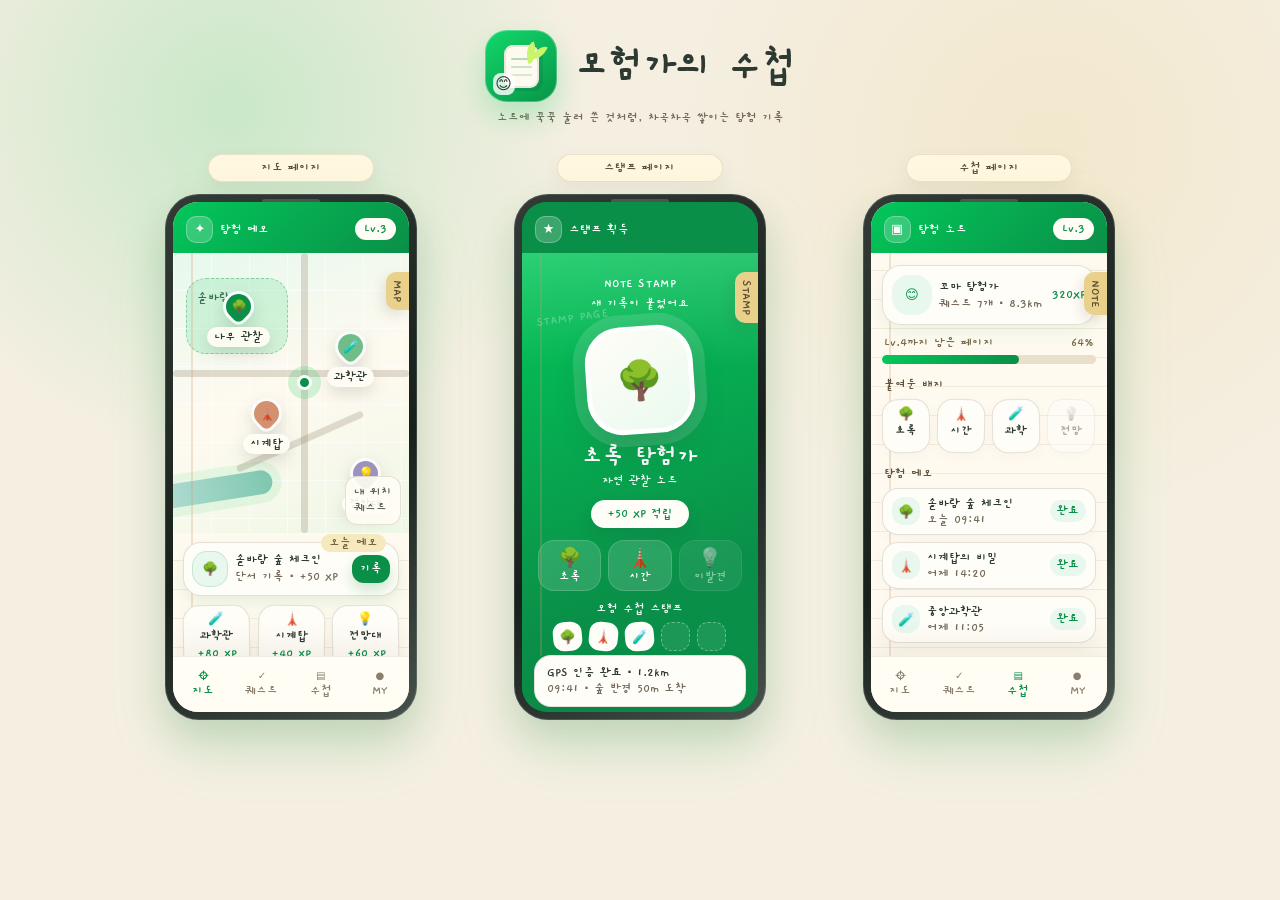
<file: 모험가의_수첩_3단_목업.html>
﻿<!doctype html>
<html lang="ko">
<head>
<meta charset="utf-8" />
<meta name="viewport" content="width=device-width, initial-scale=1" />
<title>모험가의 수첩 3단 목업</title>
<style>
@import url('https://fonts.googleapis.com/css2?family=Gaegu:wght@400;700&display=swap');

:root {
  --ink: #2d3a32;
  --sub: #756b5b;
  --paper: #fffaf0;
  --paper-2: #fffdf7;
  --paper-line: #eadfcb;
  --green: #03c75a;
  --green-dark: #0a8f48;
  --green-soft: #e8f8ee;
  --green-mid: #70bd88;
  --gold: #ead18b;
  --clay: #d39172;
  --lavender: #9d91bf;
  --road: rgba(135, 122, 96, .25);
  --line: rgba(94, 78, 54, .16);
}

* { box-sizing: border-box; }

body {
  margin: 0;
  min-height: 100vh;
  font-family: 'Gaegu', 'Noto Sans KR', system-ui, sans-serif;
  color: var(--ink);
  word-break: keep-all;
  overflow-wrap: normal;
  background:
    radial-gradient(circle at 18% 12%, rgba(3,199,90,.18), transparent 27%),
    radial-gradient(circle at 82% 16%, rgba(234,209,139,.24), transparent 30%),
    #f5efe2;
}

.adv-wrap {
  width: min(1060px, 100%);
  margin: 0 auto;
  padding: 30px 20px 42px;
}

.brand-head {
  display: flex;
  justify-content: center;
  align-items: center;
  gap: 18px;
  margin-bottom: 8px;
}

.app-icon {
  width: 72px;
  height: 72px;
  position: relative;
  border-radius: 22px;
  background: linear-gradient(145deg, #13d86b, #079447);
  box-shadow: 0 14px 28px rgba(3, 199, 90, .24), inset 0 0 0 1px rgba(255,255,255,.28);
}

.icon-page {
  position: absolute;
  left: 19px;
  top: 15px;
  width: 35px;
  height: 43px;
  border-radius: 9px;
  background: #fffaf0;
  box-shadow: inset 0 0 0 2px rgba(45,58,50,.1), 4px 3px 0 rgba(0,0,0,.08);
}

.icon-page::before {
  content: '';
  position: absolute;
  left: 7px;
  right: 7px;
  top: 13px;
  height: 2px;
  border-radius: 99px;
  background: rgba(10,143,72,.3);
  box-shadow: 0 8px 0 rgba(10,143,72,.22), 0 16px 0 rgba(10,143,72,.16);
}

.icon-leaf {
  position: absolute;
  right: 12px;
  top: 11px;
  width: 22px;
  height: 22px;
  transform: rotate(-18deg);
}

.icon-leaf::before,
.icon-leaf::after {
  content: '';
  position: absolute;
  border-radius: 100% 0 100% 0;
  background: #c9f56d;
}

.icon-leaf::before { width: 12px; height: 20px; left: 2px; top: 1px; }
.icon-leaf::after { width: 10px; height: 17px; right: 1px; top: 5px; transform: rotate(44deg); }

.mock-title {
  margin: 0;
  font-size: clamp(30px, 3.2vw, 42px);
  line-height: .98;
  font-weight: 700;
  color: #2d3a32;
}

.mock-subtitle {
  margin: 0 0 28px;
  text-align: center;
  color: var(--sub);
  font-size: 13px;
  line-height: 1.2;
  font-weight: 700;
}

.row {
  display: grid;
  grid-template-columns: repeat(3, minmax(0, 1fr));
  gap: 26px;
  align-items: start;
}

.col {
  min-width: 0;
  display: flex;
  flex-direction: column;
  align-items: center;
}

.section-title {
  margin: 0 0 12px;
  padding: 6px 18px 7px;
  min-width: 166px;
  text-align: center;
  border-radius: 999px;
  background: #fff7df;
  border: 1px solid rgba(94,78,54,.13);
  box-shadow: 0 7px 18px rgba(94,78,54,.07);
  font-size: 13px;
  line-height: 1;
  font-weight: 700;
  color: #5b503e;
  white-space: nowrap;
}

.device {
  width: 252px;
  border-radius: 34px;
  padding: 8px;
  position: relative;
  background: linear-gradient(145deg, #323b36, #17201b 58%, #48524c);
  box-shadow: 0 28px 58px rgba(3,199,90,.15), 0 18px 34px rgba(94,78,54,.14), inset 0 0 0 1px rgba(255,255,255,.14);
}

.device::before {
  content: '';
  position: absolute;
  top: 5px;
  left: 50%;
  width: 58px;
  height: 5px;
  border-radius: 99px;
  background: rgba(255,255,255,.16);
  transform: translateX(-50%);
}

.screen {
  height: 510px;
  overflow: hidden;
  border-radius: 25px;
  background: var(--paper);
  position: relative;
}

.screen::before {
  content: '';
  position: absolute;
  inset: 51px 0 56px;
  background: linear-gradient(var(--paper-line) 1px, transparent 1px) 0 17px / 100% 29px;
  opacity: .56;
  pointer-events: none;
}

.screen::after {
  content: '';
  position: absolute;
  top: 51px;
  bottom: 56px;
  left: 18px;
  width: 2px;
  background: rgba(211, 145, 114, .25);
  pointer-events: none;
}

.hdr {
  min-height: 51px;
  padding: 13px 13px 9px;
  display: flex;
  align-items: center;
  gap: 7px;
  color: #fff;
  background: linear-gradient(135deg, var(--green), var(--green-dark));
}

.hdr-mark {
  width: 27px;
  height: 27px;
  flex: 0 0 auto;
  border-radius: 10px;
  display: grid;
  place-items: center;
  background: rgba(255,255,255,.2);
  border: 1px solid rgba(255,255,255,.28);
  font-size: 13px;
  line-height: 1;
  font-weight: 700;
}

.hdr-title {
  flex: 1;
  min-width: 0;
  font-size: 13px;
  line-height: 1;
  font-weight: 700;
  color: #fff;
  white-space: nowrap;
}

.hdr-lv {
  padding: 4px 9px 5px;
  flex: 0 0 auto;
  border-radius: 999px;
  background: #fffdf5;
  color: var(--green-dark);
  font-size: 13px;
  line-height: 1;
  font-weight: 700;
  white-space: nowrap;
}

.page-tag {
  position: absolute;
  right: 0;
  top: 70px;
  z-index: 4;
  padding: 8px 5px;
  border-radius: 10px 0 0 10px;
  background: var(--gold);
  color: #5b4c32;
  font-size: 13px;
  line-height: 1;
  font-weight: 700;
  writing-mode: vertical-rl;
  box-shadow: -4px 5px 12px rgba(94,78,54,.12);
}

.tabbar {
  position: absolute;
  left: 0;
  right: 0;
  bottom: 0;
  z-index: 5;
  height: 56px;
  display: grid;
  grid-template-columns: repeat(4, 1fr);
  align-items: center;
  background: rgba(255,253,245,.96);
  border-top: 1px solid rgba(94,78,54,.09);
  box-shadow: 0 -12px 28px rgba(94,78,54,.08);
}

.tab {
  min-width: 0;
  text-align: center;
  color: #8a7f6e;
  font-size: 13px;
  line-height: 1;
  font-weight: 700;
  white-space: nowrap;
}

.tab i {
  display: block;
  margin-bottom: 3px;
  font-style: normal;
  font-size: 10px;
  line-height: 1;
}

.tab.on { color: var(--green-dark); }

.map-area {
  height: 280px;
  position: relative;
  overflow: hidden;
  background:
    linear-gradient(90deg, rgba(255,255,255,.55) 1px, transparent 1px) 0 0 / 38px 38px,
    linear-gradient(0deg, rgba(255,255,255,.55) 1px, transparent 1px) 0 0 / 38px 38px,
    linear-gradient(160deg, #e7f8ed 0%, #fffaf0 49%, #eef7e6 100%);
}

.path { position: absolute; background: var(--road); border-radius: 99px; }
.river { position: absolute; width: 122px; height: 24px; border-radius: 999px; background: linear-gradient(90deg, #b5ded5, #7fc7af); box-shadow: 0 0 0 9px rgba(3,199,90,.09); }
.park-area { position: absolute; border-radius: 20px; background: rgba(3,199,90,.15); border: 1px dashed rgba(10,143,72,.36); }
.park-label { position: absolute; color: #38704f; font-size: 13px; line-height: 1; font-weight: 700; white-space: nowrap; }

.marker {
  position: absolute;
  display: flex;
  flex-direction: column;
  align-items: center;
  filter: drop-shadow(0 6px 8px rgba(45,58,50,.16));
}

.marker-pin {
  width: 31px;
  height: 31px;
  border-radius: 50% 50% 50% 9px;
  display: grid;
  place-items: center;
  border: 3px solid rgba(255,255,255,.96);
  transform: rotate(-45deg);
}

.marker-pin span { color: #fff; font-size: 13px; line-height: 1; font-weight: 700; transform: rotate(45deg); }
.marker-label { margin-top: 5px; padding: 3px 7px 4px; border-radius: 999px; background: rgba(255,253,245,.94); font-size: 13px; line-height: 1; font-weight: 700; white-space: nowrap; }
.my-dot { position: absolute; width: 15px; height: 15px; border-radius: 50%; background: var(--green-dark); border: 3px solid #fff; box-shadow: 0 0 0 9px rgba(3,199,90,.18); }
.map-legend { position: absolute; right: 8px; bottom: 8px; padding: 7px 8px; border-radius: 12px; background: rgba(255,253,245,.91); border: 1px solid var(--line); color: #5f655d; font-size: 13px; line-height: 1.25; font-weight: 700; white-space: nowrap; }

.map-card {
  position: relative;
  z-index: 1;
  margin: 9px 10px 0;
  padding: 8px;
  display: flex;
  align-items: center;
  gap: 7px;
  background: var(--paper-2);
  border: 1px solid var(--line);
  border-radius: 18px;
  box-shadow: 0 12px 24px rgba(3,199,90,.06), 0 5px 12px rgba(94,78,54,.05);
}

.map-card::before { content: '오늘 메모'; position: absolute; right: 12px; top: -9px; padding: 2px 8px 3px; border-radius: 999px; background: #f5e9bd; color: #74633e; font-size: 13px; line-height: 1; font-weight: 700; white-space: nowrap; }
.mc-icon { width: 36px; height: 36px; flex: 0 0 auto; border-radius: 15px; display: grid; place-items: center; background: var(--green-soft); color: var(--green-dark); border: 1px solid rgba(10,143,72,.16); font-size: 13px; line-height: 1; font-weight: 700; }
.mc-copy { flex: 1; min-width: 0; }
.mc-title { color: var(--ink); font-size: 13px; line-height: 1.05; font-weight: 700; white-space: nowrap; }
.mc-sub { margin-top: 3px; color: var(--sub); font-size: 13px; line-height: 1.05; font-weight: 700; white-space: nowrap; }
.mc-btn { flex: 0 0 auto; padding: 7px 8px 8px; border-radius: 12px; background: var(--green-dark); color: #fff; font-size: 13px; line-height: 1; font-weight: 700; white-space: nowrap; box-shadow: 0 7px 14px rgba(10,143,72,.21); }

.quest-strip { position: relative; z-index: 1; display: grid; grid-template-columns: repeat(3, 1fr); gap: 7px; padding: 9px 10px 0; }
.quest-mini { min-height: 58px; padding: 7px 4px; text-align: center; background: var(--paper-2); border: 1px solid var(--line); border-radius: 16px; box-shadow: 0 4px 12px rgba(94,78,54,.04); transform: rotate(-1deg); }
.quest-mini:nth-child(2) { transform: rotate(1deg); }
.quest-mini span { display: block; font-size: 13px; line-height: 1; font-weight: 700; }
.quest-mini b { display: block; margin: 3px 0 1px; color: var(--ink); font-size: 13px; line-height: 1; font-weight: 700; white-space: nowrap; }
.quest-mini small { color: var(--green-dark); font-size: 13px; line-height: 1; font-weight: 700; white-space: nowrap; }

.badge-bg {
  height: 454px;
  padding: 24px 16px 64px;
  position: relative;
  text-align: center;
  background: linear-gradient(180deg, rgba(255,255,255,.16), transparent 25%), linear-gradient(160deg, var(--green), var(--green-dark) 72%);
}

.badge-bg::before { content: 'STAMP PAGE'; position: absolute; left: 14px; top: 58px; color: rgba(255,255,255,.28); font-size: 13px; line-height: 1; font-weight: 700; letter-spacing: .04em; transform: rotate(-8deg); }
.badge-title-txt { color: #fff; font-size: 13px; line-height: 1; font-weight: 700; letter-spacing: .04em; }
.badge-sub { margin: 7px 0 15px; color: #eefbf3; font-size: 13px; line-height: 1.1; font-weight: 700; white-space: nowrap; }
.badge-circle { width: 108px; height: 108px; margin: 0 auto 10px; border-radius: 36px; display: grid; place-items: center; color: var(--green-dark); background: linear-gradient(145deg, #fffdf7, #e9faef); border: 5px solid rgba(255,255,255,.9); box-shadow: 0 18px 32px rgba(45,58,50,.17), 0 0 0 12px rgba(255,255,255,.13); font-size: 38px; line-height: 1; font-weight: 700; transform: rotate(-4deg); }
.badge-name { color: #fff; font-size: 25px; line-height: 1; font-weight: 700; white-space: nowrap; }
.badge-type { margin-top: 5px; color: #eefbf3; font-size: 13px; line-height: 1.1; font-weight: 700; white-space: nowrap; }
.xp-pill { display: inline-flex; align-items: center; justify-content: center; margin: 12px 0 10px; padding: 7px 16px 8px; border-radius: 999px; background: var(--paper-2); color: var(--green-dark); font-size: 13px; line-height: 1; font-weight: 700; white-space: nowrap; box-shadow: 0 8px 16px rgba(45,58,50,.12); }
.mini-badges { display: grid; grid-template-columns: repeat(3, 1fr); gap: 7px; margin: 2px 0 11px; }
.mb { padding: 7px 5px; border-radius: 16px; background: rgba(255,255,255,.14); border: 1px solid rgba(255,255,255,.15); }
.mb.locked { opacity: .5; filter: grayscale(1); }
.mb-e { display: block; color: #fff; font-size: 19px; line-height: 1; font-weight: 700; }
.mb-n { display: block; margin-top: 3px; color: #fff; font-size: 13px; line-height: 1; font-weight: 700; white-space: nowrap; }
.stamp-title { margin: 2px 0 7px; color: #eefbf3; font-size: 13px; line-height: 1; font-weight: 700; white-space: nowrap; }
.stamp-row { display: flex; justify-content: center; gap: 7px; }
.stamp { width: 29px; height: 29px; display: grid; place-items: center; border-radius: 11px; font-size: 13px; line-height: 1; font-weight: 700; }
.stamp.done { color: var(--green-dark); background: var(--paper-2); border: 1px solid rgba(255,255,255,.9); transform: rotate(-5deg); }
.stamp.done:nth-child(2) { transform: rotate(6deg); }
.stamp.empty { background: rgba(255,255,255,.08); border: 1px dashed rgba(255,255,255,.34); }
.verify-box { position: relative; z-index: 1; margin: -52px 12px 0; padding: 10px 12px; border-radius: 17px; background: var(--paper-2); border: 1px solid var(--line); color: var(--ink); box-shadow: 0 12px 22px rgba(45,58,50,.09); }
.verify-box b { display: block; font-size: 13px; line-height: 1.05; font-weight: 700; white-space: nowrap; }
.verify-box span { display: block; margin-top: 3px; color: var(--sub); font-size: 13px; line-height: 1.05; font-weight: 700; white-space: nowrap; }
.next-btn { position: relative; z-index: 1; margin: 8px 12px 0; padding: 10px 12px 11px; border-radius: 16px; text-align: center; background: var(--green-dark); color: #fff; font-size: 13px; line-height: 1; font-weight: 700; white-space: nowrap; box-shadow: 0 9px 18px rgba(10,143,72,.2); }

.nb-bg { position: relative; z-index: 1; height: 403px; padding: 12px 11px 64px; background: transparent; }
.p-row { display: flex; align-items: center; gap: 7px; padding: 9px; border-radius: 19px; background: var(--paper-2); border: 1px solid var(--line); box-shadow: 0 12px 24px rgba(3,199,90,.05), 0 4px 12px rgba(94,78,54,.04); }
.avatar { width: 40px; height: 40px; flex: 0 0 auto; border-radius: 17px; display: grid; place-items: center; background: var(--green-soft); color: var(--green-dark); font-size: 13px; line-height: 1; font-weight: 700; }
.p-copy { flex: 1; min-width: 0; }
.p-name { color: var(--ink); font-size: 13px; line-height: 1; font-weight: 700; white-space: nowrap; }
.p-sub { margin-top: 4px; color: var(--sub); font-size: 13px; line-height: 1; font-weight: 700; white-space: nowrap; }
.xp-num { flex: 0 0 auto; color: var(--green-dark); font-size: 13px; line-height: 1; font-weight: 700; white-space: nowrap; }
.xp-caption { display: flex; justify-content: space-between; margin: 11px 2px 6px; color: #7a6a4d; font-size: 13px; line-height: 1; font-weight: 700; white-space: nowrap; }
.xp-bar { height: 9px; overflow: hidden; border-radius: 999px; background: #eadfc9; }
.xp-fill { height: 100%; border-radius: inherit; background: linear-gradient(90deg, var(--green), var(--green-dark)); }
.panel-title { margin: 14px 2px 8px; color: #5f523d; font-size: 13px; line-height: 1; font-weight: 700; white-space: nowrap; }
.bg-grid { display: grid; grid-template-columns: repeat(4, 1fr); gap: 7px; }
.bg-item { min-height: 54px; padding: 7px 3px; text-align: center; border-radius: 16px; background: var(--paper-2); border: 1px solid var(--line); box-shadow: 0 4px 12px rgba(94,78,54,.04); transform: rotate(-1deg); }
.bg-item:nth-child(even) { transform: rotate(1deg); }
.bg-item.locked { opacity: .42; filter: grayscale(1); }
.bg-e { display: block; color: var(--green-dark); font-size: 13px; line-height: 1; font-weight: 700; }
.bg-n { display: block; margin-top: 4px; color: var(--ink); font-size: 13px; line-height: 1; font-weight: 700; white-space: nowrap; }
.log-item { display: flex; align-items: center; gap: 7px; margin-bottom: 7px; padding: 8px 9px; border-radius: 16px; background: var(--paper-2); border: 1px solid var(--line); box-shadow: 0 4px 12px rgba(94,78,54,.04); }
.li-icon { width: 28px; height: 28px; flex: 0 0 auto; border-radius: 12px; display: grid; place-items: center; background: var(--green-soft); color: var(--green-dark); font-size: 13px; line-height: 1; font-weight: 700; }
.li-copy { flex: 1; min-width: 0; }
.li-name { color: var(--ink); font-size: 13px; line-height: 1; font-weight: 700; white-space: nowrap; }
.li-time { margin-top: 3px; color: var(--sub); font-size: 13px; line-height: 1; font-weight: 700; white-space: nowrap; }
.li-badge { flex: 0 0 auto; margin-left: auto; padding: 4px 7px 5px; border-radius: 999px; background: var(--green-soft); color: var(--green-dark); font-size: 13px; line-height: 1; font-weight: 700; white-space: nowrap; }


.icon-face {
  position: absolute;
  left: 8px;
  bottom: 7px;
  width: 22px;
  height: 22px;
  display: grid;
  place-items: center;
  border-radius: 8px;
  background: rgba(255,255,255,.82);
  font-family: system-ui, sans-serif;
  font-size: 16px;
  line-height: 1;
}

.marker-pin span,
.mc-icon,
.badge-circle,
.mb-e,
.stamp,
.avatar,
.bg-e,
.li-icon {
  font-family: system-ui, 'Apple Color Emoji', 'Segoe UI Emoji', sans-serif;
}
@media (max-width: 860px) {
  .brand-head { flex-direction: column; gap: 10px; }
  .row { grid-template-columns: 1fr; gap: 30px; }
  .device { width: min(292px, 100%); }
  .screen { height: 622px; }
  .map-area { height: 356px; }
  .badge-bg { height: 565px; }
  .nb-bg { height: 514px; }
}
</style>
</head>
<body>
<main class="adv-wrap">
  <div class="brand-head">
    <div class="app-icon" aria-label="모험가의 수첩 앱 아이콘"><div class="icon-page"></div><div class="icon-leaf"></div><div class="icon-face">😊</div></div>
    <h1 class="mock-title">모험가의 수첩</h1>
  </div>
  <p class="mock-subtitle">노트에 꾹꾹 눌러 쓴 것처럼, 차곡차곡 쌓이는 탐험 기록</p>

  <div class="row">
    <section class="col">
      <p class="section-title">지도 페이지</p>
      <div class="device"><div class="screen">
        <div class="hdr"><span class="hdr-mark">✦</span><span class="hdr-title">탐험 메모</span><span class="hdr-lv">Lv.3</span></div>
        <div class="page-tag">MAP</div>
        <div class="map-area">
          <div class="river" style="top:225px;left:-22px;transform:rotate(-9deg)"></div>
          <div class="path" style="top:0;bottom:0;left:128px;width:7px"></div>
          <div class="path" style="top:117px;left:0;right:0;height:7px"></div>
          <div class="path" style="top:185px;left:58px;width:138px;height:7px;transform:rotate(-24deg)"></div>
          <div class="park-area" style="top:25px;left:13px;width:102px;height:76px"></div>
          <div class="park-label" style="top:38px;left:24px">솔바람 숲</div>
          <div class="marker" style="top:38px;left:34px"><div class="marker-pin" style="background:var(--green-dark)"><span>🌳</span></div><div class="marker-label">나무 관찰</div></div>
          <div class="marker" style="top:78px;left:154px"><div class="marker-pin" style="background:var(--green-mid)"><span>🧪</span></div><div class="marker-label">과학관</div></div>
          <div class="marker" style="top:145px;left:70px"><div class="marker-pin" style="background:var(--clay)"><span>🗼</span></div><div class="marker-label">시계탑</div></div>
          <div class="marker" style="top:205px;left:169px"><div class="marker-pin" style="background:var(--lavender)"><span>💡</span></div><div class="marker-label">전망대</div></div>
          <div class="my-dot" style="top:122px;left:124px"></div>
          <div class="map-legend"><div>내 위치</div><div>퀘스트</div></div>
        </div>
        <div class="map-card"><div class="mc-icon">🌳</div><div class="mc-copy"><div class="mc-title">솔바람 숲 체크인</div><div class="mc-sub">단서 기록 · +50 XP</div></div><div class="mc-btn">기록</div></div>
        <div class="quest-strip"><div class="quest-mini"><span>🧪</span><b>과학관</b><small>+80 XP</small></div><div class="quest-mini"><span>🗼</span><b>시계탑</b><small>+40 XP</small></div><div class="quest-mini"><span>💡</span><b>전망대</b><small>+60 XP</small></div></div>
        <nav class="tabbar"><div class="tab on"><i>⌖</i><span>지도</span></div><div class="tab"><i>✓</i><span>퀘스트</span></div><div class="tab"><i>▤</i><span>수첩</span></div><div class="tab"><i>●</i><span>MY</span></div></nav>
      </div></div>
    </section>

    <section class="col">
      <p class="section-title">스탬프 페이지</p>
      <div class="device"><div class="screen" style="background:var(--green-dark)">
        <div class="hdr" style="background:var(--green-dark)"><span class="hdr-mark">★</span><span class="hdr-title">스탬프 획득</span></div>
        <div class="page-tag">STAMP</div>
        <div class="badge-bg">
          <div class="badge-title-txt">NOTE STAMP</div>
          <div class="badge-sub">새 기록이 붙었어요</div>
          <div class="badge-circle">🌳</div>
          <div class="badge-name">초록 탐험가</div>
          <div class="badge-type">자연 관찰 노트</div>
          <div class="xp-pill">+50 XP 적립</div>
          <div class="mini-badges"><div class="mb"><span class="mb-e">&#127795;</span><span class="mb-n">초록</span></div><div class="mb"><span class="mb-e">&#128508;</span><span class="mb-n">시간</span></div><div class="mb locked"><span class="mb-e">&#128161;</span><span class="mb-n">미발견</span></div></div>
          <div class="stamp-title">모험 수첩 스탬프</div>
          <div class="stamp-row"><div class="stamp done">🌳</div><div class="stamp done">🗼</div><div class="stamp done">🧪</div><div class="stamp empty"></div><div class="stamp empty"></div></div>
        </div>
        <div class="verify-box"><b>GPS 인증 완료 · 1.2km</b><span>09:41 · 숲 반경 50m 도착</span></div>
        <div class="next-btn">다음 페이지 채우기</div>
      </div></div>
    </section>

    <section class="col">
      <p class="section-title">수첩 페이지</p>
      <div class="device"><div class="screen">
        <div class="hdr"><span class="hdr-mark">▣</span><span class="hdr-title">탐험 노트</span><span class="hdr-lv">Lv.3</span></div>
        <div class="page-tag">NOTE</div>
        <div class="nb-bg">
          <div class="p-row"><div class="avatar">😊</div><div class="p-copy"><div class="p-name">꼬마 탐험가</div><div class="p-sub">퀘스트 7개 · 8.3km</div></div><div class="xp-num">320XP</div></div>
          <div class="xp-caption"><span>Lv.4까지 남은 페이지</span><span>64%</span></div>
          <div class="xp-bar"><div class="xp-fill" style="width:64%"></div></div>
          <div class="panel-title">붙여둔 배지</div>
          <div class="bg-grid"><div class="bg-item"><span class="bg-e">🌳</span><span class="bg-n">초록</span></div><div class="bg-item"><span class="bg-e">🗼</span><span class="bg-n">시간</span></div><div class="bg-item"><span class="bg-e">🧪</span><span class="bg-n">과학</span></div><div class="bg-item locked"><span class="bg-e">💡</span><span class="bg-n">전망</span></div></div>
          <div class="panel-title">탐험 메모</div>
          <div class="log-item"><span class="li-icon">🌳</span><div class="li-copy"><div class="li-name">솔바람 숲 체크인</div><div class="li-time">오늘 09:41</div></div><span class="li-badge">완료</span></div>
          <div class="log-item"><span class="li-icon">🗼</span><div class="li-copy"><div class="li-name">시계탑의 비밀</div><div class="li-time">어제 14:20</div></div><span class="li-badge">완료</span></div>
          <div class="log-item"><span class="li-icon">🧪</span><div class="li-copy"><div class="li-name">중앙과학관</div><div class="li-time">어제 11:05</div></div><span class="li-badge">완료</span></div>
        </div>
        <nav class="tabbar"><div class="tab"><i>⌖</i><span>지도</span></div><div class="tab"><i>✓</i><span>퀘스트</span></div><div class="tab on"><i>▤</i><span>수첩</span></div><div class="tab"><i>●</i><span>MY</span></div></nav>
      </div></div>
    </section>
  </div>
</main>
</body>
</html>
</file>
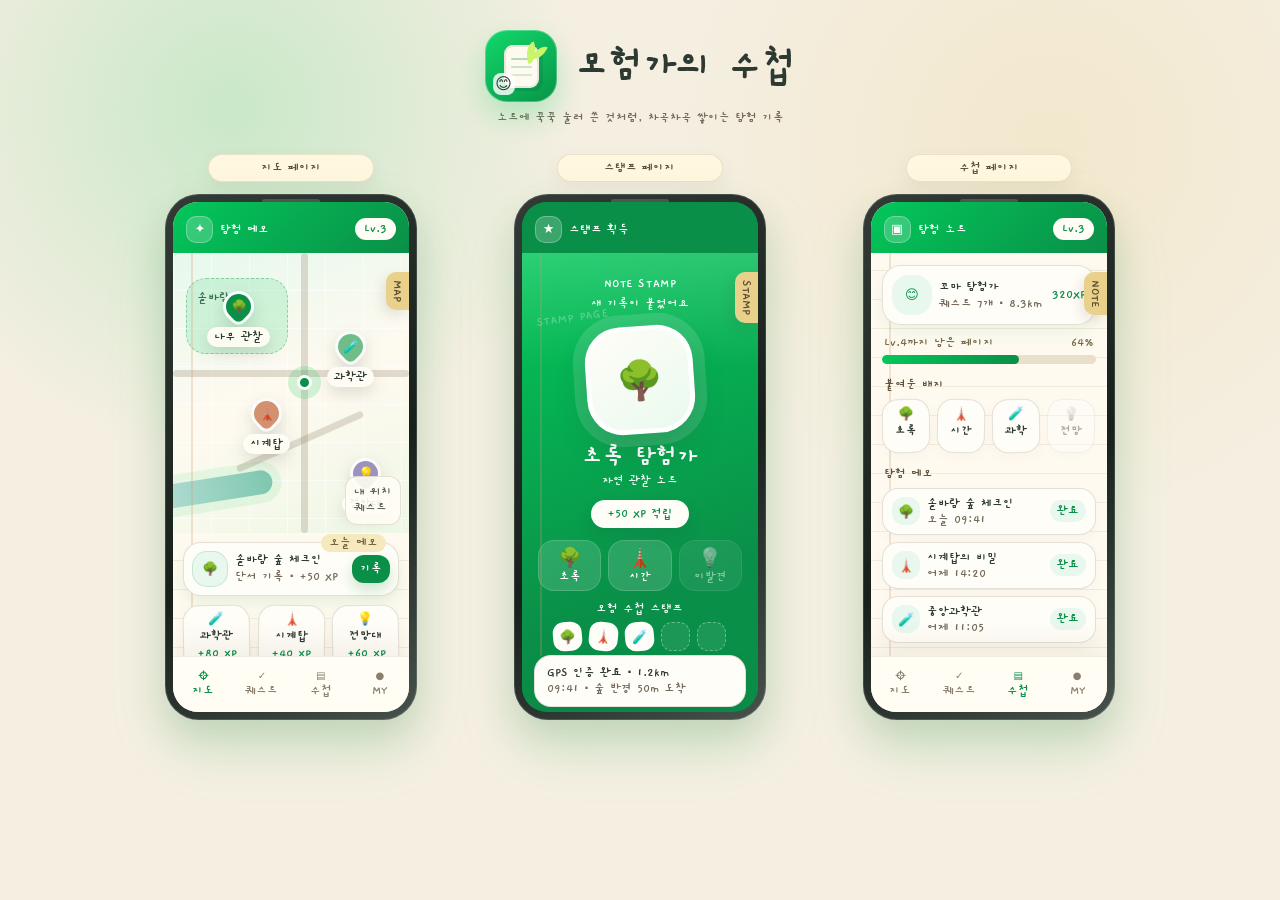
<file: 모험가의_수첩_앱_목업.html>
<!doctype html>
<html lang="ko">
<head>
<meta charset="utf-8" />
<meta name="viewport" content="width=device-width, initial-scale=1" />
<title>모험가의 수첩 3단 목업</title>
<style>
@import url('https://fonts.googleapis.com/css2?family=Gaegu:wght@400;700&display=swap');

:root {
  --ink: #2d3a32;
  --sub: #756b5b;
  --paper: #fffaf0;
  --paper-2: #fffdf7;
  --paper-line: #eadfcb;
  --green: #03c75a;
  --green-dark: #0a8f48;
  --green-soft: #e8f8ee;
  --green-mid: #70bd88;
  --gold: #ead18b;
  --clay: #d39172;
  --lavender: #9d91bf;
  --road: rgba(135, 122, 96, .25);
  --line: rgba(94, 78, 54, .16);
}

* { box-sizing: border-box; }

body {
  margin: 0;
  min-height: 100vh;
  font-family: 'Gaegu', 'Noto Sans KR', system-ui, sans-serif;
  color: var(--ink);
  word-break: keep-all;
  overflow-wrap: normal;
  background:
    radial-gradient(circle at 18% 12%, rgba(3,199,90,.18), transparent 27%),
    radial-gradient(circle at 82% 16%, rgba(234,209,139,.24), transparent 30%),
    #f5efe2;
}

.adv-wrap {
  width: min(1060px, 100%);
  margin: 0 auto;
  padding: 30px 20px 42px;
}

.brand-head {
  display: flex;
  justify-content: center;
  align-items: center;
  gap: 18px;
  margin-bottom: 8px;
}

.app-icon {
  width: 72px;
  height: 72px;
  position: relative;
  border-radius: 22px;
  background: linear-gradient(145deg, #13d86b, #079447);
  box-shadow: 0 14px 28px rgba(3, 199, 90, .24), inset 0 0 0 1px rgba(255,255,255,.28);
}

.icon-page {
  position: absolute;
  left: 19px;
  top: 15px;
  width: 35px;
  height: 43px;
  border-radius: 9px;
  background: #fffaf0;
  box-shadow: inset 0 0 0 2px rgba(45,58,50,.1), 4px 3px 0 rgba(0,0,0,.08);
}

.icon-page::before {
  content: '';
  position: absolute;
  left: 7px;
  right: 7px;
  top: 13px;
  height: 2px;
  border-radius: 99px;
  background: rgba(10,143,72,.3);
  box-shadow: 0 8px 0 rgba(10,143,72,.22), 0 16px 0 rgba(10,143,72,.16);
}

.icon-leaf {
  position: absolute;
  right: 12px;
  top: 11px;
  width: 22px;
  height: 22px;
  transform: rotate(-18deg);
}

.icon-leaf::before,
.icon-leaf::after {
  content: '';
  position: absolute;
  border-radius: 100% 0 100% 0;
  background: #c9f56d;
}

.icon-leaf::before { width: 12px; height: 20px; left: 2px; top: 1px; }
.icon-leaf::after { width: 10px; height: 17px; right: 1px; top: 5px; transform: rotate(44deg); }

.mock-title {
  margin: 0;
  font-size: clamp(30px, 3.2vw, 42px);
  line-height: .98;
  font-weight: 700;
  color: #2d3a32;
}

.mock-subtitle {
  margin: 0 0 28px;
  text-align: center;
  color: var(--sub);
  font-size: 13px;
  line-height: 1.2;
  font-weight: 700;
}

.row {
  display: grid;
  grid-template-columns: repeat(3, minmax(0, 1fr));
  gap: 26px;
  align-items: start;
}

.col {
  min-width: 0;
  display: flex;
  flex-direction: column;
  align-items: center;
}

.section-title {
  margin: 0 0 12px;
  padding: 6px 18px 7px;
  min-width: 166px;
  text-align: center;
  border-radius: 999px;
  background: #fff7df;
  border: 1px solid rgba(94,78,54,.13);
  box-shadow: 0 7px 18px rgba(94,78,54,.07);
  font-size: 13px;
  line-height: 1;
  font-weight: 700;
  color: #5b503e;
  white-space: nowrap;
}

.device {
  width: 252px;
  border-radius: 34px;
  padding: 8px;
  position: relative;
  background: linear-gradient(145deg, #323b36, #17201b 58%, #48524c);
  box-shadow: 0 28px 58px rgba(3,199,90,.15), 0 18px 34px rgba(94,78,54,.14), inset 0 0 0 1px rgba(255,255,255,.14);
}

.device::before {
  content: '';
  position: absolute;
  top: 5px;
  left: 50%;
  width: 58px;
  height: 5px;
  border-radius: 99px;
  background: rgba(255,255,255,.16);
  transform: translateX(-50%);
}

.screen {
  height: 510px;
  overflow: hidden;
  border-radius: 25px;
  background: var(--paper);
  position: relative;
}

.screen::before {
  content: '';
  position: absolute;
  inset: 51px 0 56px;
  background: linear-gradient(var(--paper-line) 1px, transparent 1px) 0 17px / 100% 29px;
  opacity: .56;
  pointer-events: none;
}

.screen::after {
  content: '';
  position: absolute;
  top: 51px;
  bottom: 56px;
  left: 18px;
  width: 2px;
  background: rgba(211, 145, 114, .25);
  pointer-events: none;
}

.hdr {
  min-height: 51px;
  padding: 13px 13px 9px;
  display: flex;
  align-items: center;
  gap: 7px;
  color: #fff;
  background: linear-gradient(135deg, var(--green), var(--green-dark));
}

.hdr-mark {
  width: 27px;
  height: 27px;
  flex: 0 0 auto;
  border-radius: 10px;
  display: grid;
  place-items: center;
  background: rgba(255,255,255,.2);
  border: 1px solid rgba(255,255,255,.28);
  font-size: 13px;
  line-height: 1;
  font-weight: 700;
}

.hdr-title {
  flex: 1;
  min-width: 0;
  font-size: 13px;
  line-height: 1;
  font-weight: 700;
  color: #fff;
  white-space: nowrap;
}

.hdr-lv {
  padding: 4px 9px 5px;
  flex: 0 0 auto;
  border-radius: 999px;
  background: #fffdf5;
  color: var(--green-dark);
  font-size: 13px;
  line-height: 1;
  font-weight: 700;
  white-space: nowrap;
}

.page-tag {
  position: absolute;
  right: 0;
  top: 70px;
  z-index: 4;
  padding: 8px 5px;
  border-radius: 10px 0 0 10px;
  background: var(--gold);
  color: #5b4c32;
  font-size: 13px;
  line-height: 1;
  font-weight: 700;
  writing-mode: vertical-rl;
  box-shadow: -4px 5px 12px rgba(94,78,54,.12);
}

.tabbar {
  position: absolute;
  left: 0;
  right: 0;
  bottom: 0;
  z-index: 5;
  height: 56px;
  display: grid;
  grid-template-columns: repeat(4, 1fr);
  align-items: center;
  background: rgba(255,253,245,.96);
  border-top: 1px solid rgba(94,78,54,.09);
  box-shadow: 0 -12px 28px rgba(94,78,54,.08);
}

.tab {
  min-width: 0;
  text-align: center;
  color: #8a7f6e;
  font-size: 13px;
  line-height: 1;
  font-weight: 700;
  white-space: nowrap;
}

.tab i {
  display: block;
  margin-bottom: 3px;
  font-style: normal;
  font-size: 10px;
  line-height: 1;
}

.tab.on { color: var(--green-dark); }

.map-area {
  height: 280px;
  position: relative;
  overflow: hidden;
  background:
    linear-gradient(90deg, rgba(255,255,255,.55) 1px, transparent 1px) 0 0 / 38px 38px,
    linear-gradient(0deg, rgba(255,255,255,.55) 1px, transparent 1px) 0 0 / 38px 38px,
    linear-gradient(160deg, #e7f8ed 0%, #fffaf0 49%, #eef7e6 100%);
}

.path { position: absolute; background: var(--road); border-radius: 99px; }
.river { position: absolute; width: 122px; height: 24px; border-radius: 999px; background: linear-gradient(90deg, #b5ded5, #7fc7af); box-shadow: 0 0 0 9px rgba(3,199,90,.09); }
.park-area { position: absolute; border-radius: 20px; background: rgba(3,199,90,.15); border: 1px dashed rgba(10,143,72,.36); }
.park-label { position: absolute; color: #38704f; font-size: 13px; line-height: 1; font-weight: 700; white-space: nowrap; }

.marker {
  position: absolute;
  display: flex;
  flex-direction: column;
  align-items: center;
  filter: drop-shadow(0 6px 8px rgba(45,58,50,.16));
}

.marker-pin {
  width: 31px;
  height: 31px;
  border-radius: 50% 50% 50% 9px;
  display: grid;
  place-items: center;
  border: 3px solid rgba(255,255,255,.96);
  transform: rotate(-45deg);
}

.marker-pin span { color: #fff; font-size: 13px; line-height: 1; font-weight: 700; transform: rotate(45deg); }
.marker-label { margin-top: 5px; padding: 3px 7px 4px; border-radius: 999px; background: rgba(255,253,245,.94); font-size: 13px; line-height: 1; font-weight: 700; white-space: nowrap; }
.my-dot { position: absolute; width: 15px; height: 15px; border-radius: 50%; background: var(--green-dark); border: 3px solid #fff; box-shadow: 0 0 0 9px rgba(3,199,90,.18); }
.map-legend { position: absolute; right: 8px; bottom: 8px; padding: 7px 8px; border-radius: 12px; background: rgba(255,253,245,.91); border: 1px solid var(--line); color: #5f655d; font-size: 13px; line-height: 1.25; font-weight: 700; white-space: nowrap; }

.map-card {
  position: relative;
  z-index: 1;
  margin: 9px 10px 0;
  padding: 8px;
  display: flex;
  align-items: center;
  gap: 7px;
  background: var(--paper-2);
  border: 1px solid var(--line);
  border-radius: 18px;
  box-shadow: 0 12px 24px rgba(3,199,90,.06), 0 5px 12px rgba(94,78,54,.05);
}

.map-card::before { content: '오늘 메모'; position: absolute; right: 12px; top: -9px; padding: 2px 8px 3px; border-radius: 999px; background: #f5e9bd; color: #74633e; font-size: 13px; line-height: 1; font-weight: 700; white-space: nowrap; }
.mc-icon { width: 36px; height: 36px; flex: 0 0 auto; border-radius: 15px; display: grid; place-items: center; background: var(--green-soft); color: var(--green-dark); border: 1px solid rgba(10,143,72,.16); font-size: 13px; line-height: 1; font-weight: 700; }
.mc-copy { flex: 1; min-width: 0; }
.mc-title { color: var(--ink); font-size: 13px; line-height: 1.05; font-weight: 700; white-space: nowrap; }
.mc-sub { margin-top: 3px; color: var(--sub); font-size: 13px; line-height: 1.05; font-weight: 700; white-space: nowrap; }
.mc-btn { flex: 0 0 auto; padding: 7px 8px 8px; border-radius: 12px; background: var(--green-dark); color: #fff; font-size: 13px; line-height: 1; font-weight: 700; white-space: nowrap; box-shadow: 0 7px 14px rgba(10,143,72,.21); }

.quest-strip { position: relative; z-index: 1; display: grid; grid-template-columns: repeat(3, 1fr); gap: 7px; padding: 9px 10px 0; }
.quest-mini { min-height: 58px; padding: 7px 4px; text-align: center; background: var(--paper-2); border: 1px solid var(--line); border-radius: 16px; box-shadow: 0 4px 12px rgba(94,78,54,.04); transform: rotate(-1deg); }
.quest-mini:nth-child(2) { transform: rotate(1deg); }
.quest-mini span { display: block; font-size: 13px; line-height: 1; font-weight: 700; }
.quest-mini b { display: block; margin: 3px 0 1px; color: var(--ink); font-size: 13px; line-height: 1; font-weight: 700; white-space: nowrap; }
.quest-mini small { color: var(--green-dark); font-size: 13px; line-height: 1; font-weight: 700; white-space: nowrap; }

.badge-bg {
  height: 454px;
  padding: 24px 16px 64px;
  position: relative;
  text-align: center;
  background: linear-gradient(180deg, rgba(255,255,255,.16), transparent 25%), linear-gradient(160deg, var(--green), var(--green-dark) 72%);
}

.badge-bg::before { content: 'STAMP PAGE'; position: absolute; left: 14px; top: 58px; color: rgba(255,255,255,.28); font-size: 13px; line-height: 1; font-weight: 700; letter-spacing: .04em; transform: rotate(-8deg); }
.badge-title-txt { color: #fff; font-size: 13px; line-height: 1; font-weight: 700; letter-spacing: .04em; }
.badge-sub { margin: 7px 0 15px; color: #eefbf3; font-size: 13px; line-height: 1.1; font-weight: 700; white-space: nowrap; }
.badge-circle { width: 108px; height: 108px; margin: 0 auto 10px; border-radius: 36px; display: grid; place-items: center; color: var(--green-dark); background: linear-gradient(145deg, #fffdf7, #e9faef); border: 5px solid rgba(255,255,255,.9); box-shadow: 0 18px 32px rgba(45,58,50,.17), 0 0 0 12px rgba(255,255,255,.13); font-size: 38px; line-height: 1; font-weight: 700; transform: rotate(-4deg); }
.badge-name { color: #fff; font-size: 25px; line-height: 1; font-weight: 700; white-space: nowrap; }
.badge-type { margin-top: 5px; color: #eefbf3; font-size: 13px; line-height: 1.1; font-weight: 700; white-space: nowrap; }
.xp-pill { display: inline-flex; align-items: center; justify-content: center; margin: 12px 0 10px; padding: 7px 16px 8px; border-radius: 999px; background: var(--paper-2); color: var(--green-dark); font-size: 13px; line-height: 1; font-weight: 700; white-space: nowrap; box-shadow: 0 8px 16px rgba(45,58,50,.12); }
.mini-badges { display: grid; grid-template-columns: repeat(3, 1fr); gap: 7px; margin: 2px 0 11px; }
.mb { padding: 7px 5px; border-radius: 16px; background: rgba(255,255,255,.14); border: 1px solid rgba(255,255,255,.15); }
.mb.locked { opacity: .5; filter: grayscale(1); }
.mb-e { display: block; color: #fff; font-size: 19px; line-height: 1; font-weight: 700; }
.mb-n { display: block; margin-top: 3px; color: #fff; font-size: 13px; line-height: 1; font-weight: 700; white-space: nowrap; }
.stamp-title { margin: 2px 0 7px; color: #eefbf3; font-size: 13px; line-height: 1; font-weight: 700; white-space: nowrap; }
.stamp-row { display: flex; justify-content: center; gap: 7px; }
.stamp { width: 29px; height: 29px; display: grid; place-items: center; border-radius: 11px; font-size: 13px; line-height: 1; font-weight: 700; }
.stamp.done { color: var(--green-dark); background: var(--paper-2); border: 1px solid rgba(255,255,255,.9); transform: rotate(-5deg); }
.stamp.done:nth-child(2) { transform: rotate(6deg); }
.stamp.empty { background: rgba(255,255,255,.08); border: 1px dashed rgba(255,255,255,.34); }
.verify-box { position: relative; z-index: 1; margin: -52px 12px 0; padding: 10px 12px; border-radius: 17px; background: var(--paper-2); border: 1px solid var(--line); color: var(--ink); box-shadow: 0 12px 22px rgba(45,58,50,.09); }
.verify-box b { display: block; font-size: 13px; line-height: 1.05; font-weight: 700; white-space: nowrap; }
.verify-box span { display: block; margin-top: 3px; color: var(--sub); font-size: 13px; line-height: 1.05; font-weight: 700; white-space: nowrap; }
.next-btn { position: relative; z-index: 1; margin: 8px 12px 0; padding: 10px 12px 11px; border-radius: 16px; text-align: center; background: var(--green-dark); color: #fff; font-size: 13px; line-height: 1; font-weight: 700; white-space: nowrap; box-shadow: 0 9px 18px rgba(10,143,72,.2); }

.nb-bg { position: relative; z-index: 1; height: 403px; padding: 12px 11px 64px; background: transparent; }
.p-row { display: flex; align-items: center; gap: 7px; padding: 9px; border-radius: 19px; background: var(--paper-2); border: 1px solid var(--line); box-shadow: 0 12px 24px rgba(3,199,90,.05), 0 4px 12px rgba(94,78,54,.04); }
.avatar { width: 40px; height: 40px; flex: 0 0 auto; border-radius: 17px; display: grid; place-items: center; background: var(--green-soft); color: var(--green-dark); font-size: 13px; line-height: 1; font-weight: 700; }
.p-copy { flex: 1; min-width: 0; }
.p-name { color: var(--ink); font-size: 13px; line-height: 1; font-weight: 700; white-space: nowrap; }
.p-sub { margin-top: 4px; color: var(--sub); font-size: 13px; line-height: 1; font-weight: 700; white-space: nowrap; }
.xp-num { flex: 0 0 auto; color: var(--green-dark); font-size: 13px; line-height: 1; font-weight: 700; white-space: nowrap; }
.xp-caption { display: flex; justify-content: space-between; margin: 11px 2px 6px; color: #7a6a4d; font-size: 13px; line-height: 1; font-weight: 700; white-space: nowrap; }
.xp-bar { height: 9px; overflow: hidden; border-radius: 999px; background: #eadfc9; }
.xp-fill { height: 100%; border-radius: inherit; background: linear-gradient(90deg, var(--green), var(--green-dark)); }
.panel-title { margin: 14px 2px 8px; color: #5f523d; font-size: 13px; line-height: 1; font-weight: 700; white-space: nowrap; }
.bg-grid { display: grid; grid-template-columns: repeat(4, 1fr); gap: 7px; }
.bg-item { min-height: 54px; padding: 7px 3px; text-align: center; border-radius: 16px; background: var(--paper-2); border: 1px solid var(--line); box-shadow: 0 4px 12px rgba(94,78,54,.04); transform: rotate(-1deg); }
.bg-item:nth-child(even) { transform: rotate(1deg); }
.bg-item.locked { opacity: .42; filter: grayscale(1); }
.bg-e { display: block; color: var(--green-dark); font-size: 13px; line-height: 1; font-weight: 700; }
.bg-n { display: block; margin-top: 4px; color: var(--ink); font-size: 13px; line-height: 1; font-weight: 700; white-space: nowrap; }
.log-item { display: flex; align-items: center; gap: 7px; margin-bottom: 7px; padding: 8px 9px; border-radius: 16px; background: var(--paper-2); border: 1px solid var(--line); box-shadow: 0 4px 12px rgba(94,78,54,.04); }
.li-icon { width: 28px; height: 28px; flex: 0 0 auto; border-radius: 12px; display: grid; place-items: center; background: var(--green-soft); color: var(--green-dark); font-size: 13px; line-height: 1; font-weight: 700; }
.li-copy { flex: 1; min-width: 0; }
.li-name { color: var(--ink); font-size: 13px; line-height: 1; font-weight: 700; white-space: nowrap; }
.li-time { margin-top: 3px; color: var(--sub); font-size: 13px; line-height: 1; font-weight: 700; white-space: nowrap; }
.li-badge { flex: 0 0 auto; margin-left: auto; padding: 4px 7px 5px; border-radius: 999px; background: var(--green-soft); color: var(--green-dark); font-size: 13px; line-height: 1; font-weight: 700; white-space: nowrap; }


.icon-face {
  position: absolute;
  left: 8px;
  bottom: 7px;
  width: 22px;
  height: 22px;
  display: grid;
  place-items: center;
  border-radius: 8px;
  background: rgba(255,255,255,.82);
  font-family: system-ui, sans-serif;
  font-size: 16px;
  line-height: 1;
}

.marker-pin span,
.mc-icon,
.badge-circle,
.mb-e,
.stamp,
.avatar,
.bg-e,
.li-icon {
  font-family: system-ui, 'Apple Color Emoji', 'Segoe UI Emoji', sans-serif;
}
@media (max-width: 860px) {
  .brand-head { flex-direction: column; gap: 10px; }
  .row { grid-template-columns: 1fr; gap: 30px; }
  .device { width: min(292px, 100%); }
  .screen { height: 622px; }
  .map-area { height: 356px; }
  .badge-bg { height: 565px; }
  .nb-bg { height: 514px; }
}
</style>
</head>
<body>
<main class="adv-wrap">
  <div class="brand-head">
    <div class="app-icon" aria-label="모험가의 수첩 앱 아이콘"><div class="icon-page"></div><div class="icon-leaf"></div><div class="icon-face">😊</div></div>
    <h1 class="mock-title">모험가의 수첩</h1>
  </div>
  <p class="mock-subtitle">노트에 꾹꾹 눌러 쓴 것처럼, 차곡차곡 쌓이는 탐험 기록</p>

  <div class="row">
    <section class="col">
      <p class="section-title">지도 페이지</p>
      <div class="device"><div class="screen">
        <div class="hdr"><span class="hdr-mark">✦</span><span class="hdr-title">탐험 메모</span><span class="hdr-lv">Lv.3</span></div>
        <div class="page-tag">MAP</div>
        <div class="map-area">
          <div class="river" style="top:225px;left:-22px;transform:rotate(-9deg)"></div>
          <div class="path" style="top:0;bottom:0;left:128px;width:7px"></div>
          <div class="path" style="top:117px;left:0;right:0;height:7px"></div>
          <div class="path" style="top:185px;left:58px;width:138px;height:7px;transform:rotate(-24deg)"></div>
          <div class="park-area" style="top:25px;left:13px;width:102px;height:76px"></div>
          <div class="park-label" style="top:38px;left:24px">솔바람 숲</div>
          <div class="marker" style="top:38px;left:34px"><div class="marker-pin" style="background:var(--green-dark)"><span>🌳</span></div><div class="marker-label">나무 관찰</div></div>
          <div class="marker" style="top:78px;left:154px"><div class="marker-pin" style="background:var(--green-mid)"><span>🧪</span></div><div class="marker-label">과학관</div></div>
          <div class="marker" style="top:145px;left:70px"><div class="marker-pin" style="background:var(--clay)"><span>🗼</span></div><div class="marker-label">시계탑</div></div>
          <div class="marker" style="top:205px;left:169px"><div class="marker-pin" style="background:var(--lavender)"><span>💡</span></div><div class="marker-label">전망대</div></div>
          <div class="my-dot" style="top:122px;left:124px"></div>
          <div class="map-legend"><div>내 위치</div><div>퀘스트</div></div>
        </div>
        <div class="map-card"><div class="mc-icon">🌳</div><div class="mc-copy"><div class="mc-title">솔바람 숲 체크인</div><div class="mc-sub">단서 기록 · +50 XP</div></div><div class="mc-btn">기록</div></div>
        <div class="quest-strip"><div class="quest-mini"><span>🧪</span><b>과학관</b><small>+80 XP</small></div><div class="quest-mini"><span>🗼</span><b>시계탑</b><small>+40 XP</small></div><div class="quest-mini"><span>💡</span><b>전망대</b><small>+60 XP</small></div></div>
        <nav class="tabbar"><div class="tab on"><i>⌖</i><span>지도</span></div><div class="tab"><i>✓</i><span>퀘스트</span></div><div class="tab"><i>▤</i><span>수첩</span></div><div class="tab"><i>●</i><span>MY</span></div></nav>
      </div></div>
    </section>

    <section class="col">
      <p class="section-title">스탬프 페이지</p>
      <div class="device"><div class="screen" style="background:var(--green-dark)">
        <div class="hdr" style="background:var(--green-dark)"><span class="hdr-mark">★</span><span class="hdr-title">스탬프 획득</span></div>
        <div class="page-tag">STAMP</div>
        <div class="badge-bg">
          <div class="badge-title-txt">NOTE STAMP</div>
          <div class="badge-sub">새 기록이 붙었어요</div>
          <div class="badge-circle">🌳</div>
          <div class="badge-name">초록 탐험가</div>
          <div class="badge-type">자연 관찰 노트</div>
          <div class="xp-pill">+50 XP 적립</div>
          <div class="mini-badges"><div class="mb"><span class="mb-e">&#127795;</span><span class="mb-n">초록</span></div><div class="mb"><span class="mb-e">&#128508;</span><span class="mb-n">시간</span></div><div class="mb locked"><span class="mb-e">&#128161;</span><span class="mb-n">미발견</span></div></div>
          <div class="stamp-title">모험 수첩 스탬프</div>
          <div class="stamp-row"><div class="stamp done">🌳</div><div class="stamp done">🗼</div><div class="stamp done">🧪</div><div class="stamp empty"></div><div class="stamp empty"></div></div>
        </div>
        <div class="verify-box"><b>GPS 인증 완료 · 1.2km</b><span>09:41 · 숲 반경 50m 도착</span></div>
        <div class="next-btn">다음 페이지 채우기</div>
      </div></div>
    </section>

    <section class="col">
      <p class="section-title">수첩 페이지</p>
      <div class="device"><div class="screen">
        <div class="hdr"><span class="hdr-mark">▣</span><span class="hdr-title">탐험 노트</span><span class="hdr-lv">Lv.3</span></div>
        <div class="page-tag">NOTE</div>
        <div class="nb-bg">
          <div class="p-row"><div class="avatar">😊</div><div class="p-copy"><div class="p-name">꼬마 탐험가</div><div class="p-sub">퀘스트 7개 · 8.3km</div></div><div class="xp-num">320XP</div></div>
          <div class="xp-caption"><span>Lv.4까지 남은 페이지</span><span>64%</span></div>
          <div class="xp-bar"><div class="xp-fill" style="width:64%"></div></div>
          <div class="panel-title">붙여둔 배지</div>
          <div class="bg-grid"><div class="bg-item"><span class="bg-e">🌳</span><span class="bg-n">초록</span></div><div class="bg-item"><span class="bg-e">🗼</span><span class="bg-n">시간</span></div><div class="bg-item"><span class="bg-e">🧪</span><span class="bg-n">과학</span></div><div class="bg-item locked"><span class="bg-e">💡</span><span class="bg-n">전망</span></div></div>
          <div class="panel-title">탐험 메모</div>
          <div class="log-item"><span class="li-icon">🌳</span><div class="li-copy"><div class="li-name">솔바람 숲 체크인</div><div class="li-time">오늘 09:41</div></div><span class="li-badge">완료</span></div>
          <div class="log-item"><span class="li-icon">🗼</span><div class="li-copy"><div class="li-name">시계탑의 비밀</div><div class="li-time">어제 14:20</div></div><span class="li-badge">완료</span></div>
          <div class="log-item"><span class="li-icon">🧪</span><div class="li-copy"><div class="li-name">중앙과학관</div><div class="li-time">어제 11:05</div></div><span class="li-badge">완료</span></div>
        </div>
        <nav class="tabbar"><div class="tab"><i>⌖</i><span>지도</span></div><div class="tab"><i>✓</i><span>퀘스트</span></div><div class="tab on"><i>▤</i><span>수첩</span></div><div class="tab"><i>●</i><span>MY</span></div></nav>
      </div></div>
    </section>
  </div>
</main>
</body>
</html>
</file>
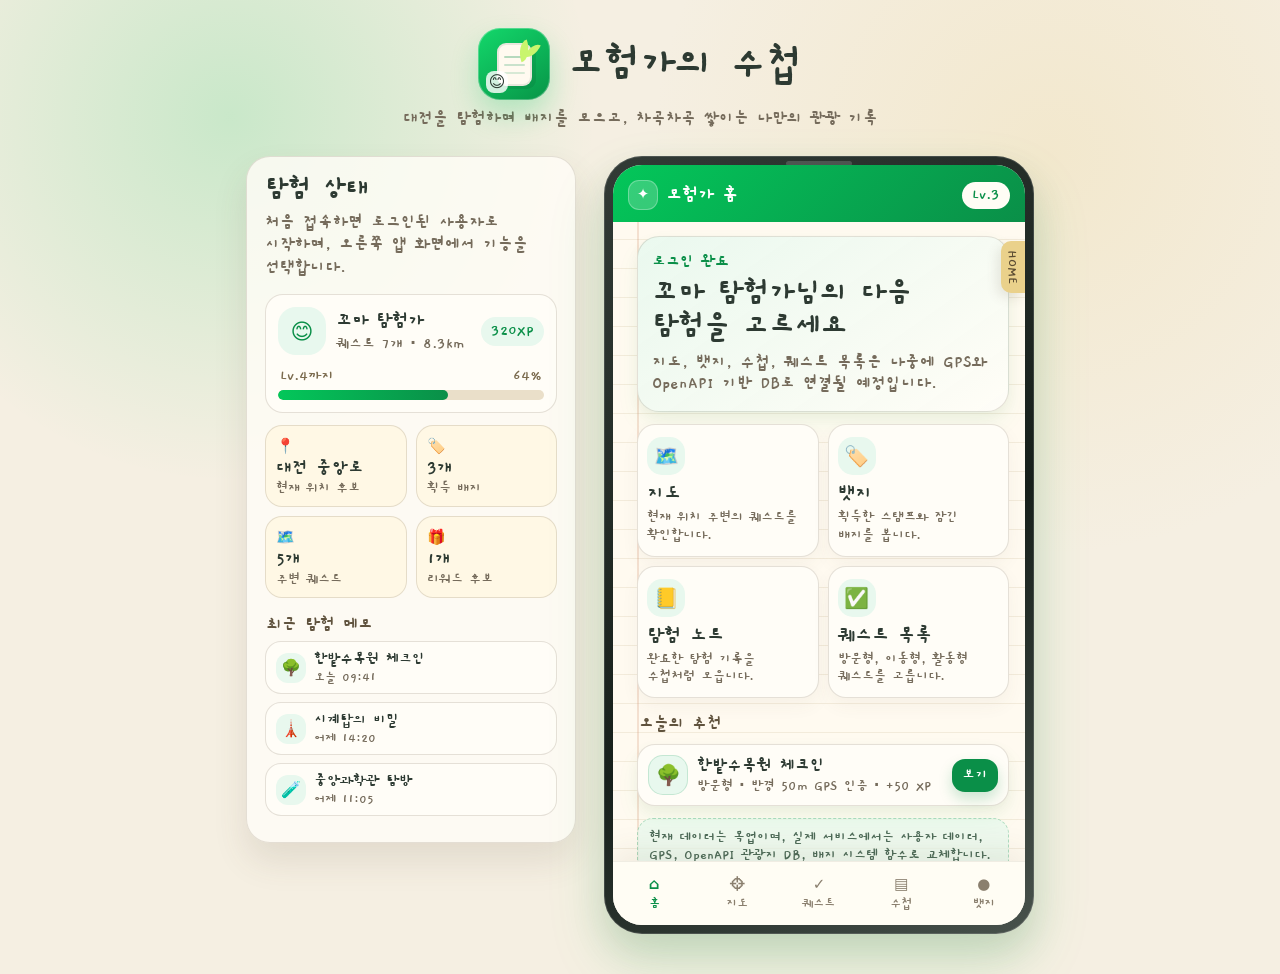
<file: legacy/static-mvp/모험가의_수첩_3단_목업.html>
<!doctype html>
<!-- 모험가의 수첩 정적 MVP 목업 파일: 로그인된 사용자 홈, 지도, 뱃지, 탐험 노트, 퀘스트 목록 화면을 단일 HTML 안에서 전환한다. -->
<html lang="ko">
<head>
<meta charset="utf-8" />
<meta name="viewport" content="width=device-width, initial-scale=1" />
<title>모험가의 수첩 MVP</title>
<style>
@import url('https://fonts.googleapis.com/css2?family=Gaegu:wght@400;700&display=swap');

:root {
  --ink: #2d3a32; /* 주요 본문과 제목에 쓰는 잉크색이다. */
  --sub: #756b5b; /* 보조 설명 문구에 쓰는 갈색 계열 색이다. */
  --paper: #fffaf0; /* 화면의 기본 종이 배경색이다. */
  --paper-2: #fffdf7; /* 카드와 입력 영역의 밝은 종이색이다. */
  --paper-line: #eadfcb; /* 수첩 줄무늬에 쓰는 선 색이다. */
  --green: #03c75a; /* 브랜드의 밝은 초록색이다. */
  --green-dark: #0a8f48; /* 버튼과 강조 요소에 쓰는 진한 초록색이다. */
  --green-soft: #e8f8ee; /* 배지와 아이콘 배경에 쓰는 연한 초록색이다. */
  --green-mid: #70bd88; /* 지도 마커의 중간 초록색이다. */
  --gold: #ead18b; /* 페이지 탭과 리워드 강조에 쓰는 금색이다. */
  --clay: #d39172; /* 활동형 퀘스트 강조에 쓰는 점토색이다. */
  --lavender: #9d91bf; /* 전망과 테마형 요소에 쓰는 보라색이다. */
  --road: rgba(135, 122, 96, .25); /* 지도 도로 표현에 쓰는 반투명 색이다. */
  --line: rgba(94, 78, 54, .16); /* 카드 테두리에 쓰는 얇은 선 색이다. */
  --shadow-soft: 0 18px 34px rgba(94, 78, 54, .12); /* 카드와 기기 프레임의 부드러운 그림자다. */
}

* { box-sizing: border-box; }

body {
  margin: 0;
  min-height: 100vh;
  font-family: 'Gaegu', 'Noto Sans KR', system-ui, sans-serif;
  color: var(--ink);
  word-break: keep-all;
  overflow-wrap: normal;
  background:
    radial-gradient(circle at 18% 12%, rgba(3, 199, 90, .18), transparent 27%),
    radial-gradient(circle at 82% 16%, rgba(234, 209, 139, .24), transparent 30%),
    #f5efe2;
}

button { font: inherit; }

.adv-wrap {
  width: min(1120px, 100%);
  margin: 0 auto;
  padding: 28px 20px 40px;
}

.brand-head {
  display: flex;
  justify-content: center;
  align-items: center;
  gap: 18px;
  margin-bottom: 8px;
}

.app-icon {
  width: 72px;
  height: 72px;
  position: relative;
  border-radius: 22px;
  background: linear-gradient(145deg, #13d86b, #079447);
  box-shadow: 0 14px 28px rgba(3, 199, 90, .24), inset 0 0 0 1px rgba(255, 255, 255, .28);
}

.icon-page {
  position: absolute;
  left: 19px;
  top: 15px;
  width: 35px;
  height: 43px;
  border-radius: 9px;
  background: #fffaf0;
  box-shadow: inset 0 0 0 2px rgba(45, 58, 50, .1), 4px 3px 0 rgba(0, 0, 0, .08);
}

.icon-page::before {
  content: '';
  position: absolute;
  left: 7px;
  right: 7px;
  top: 13px;
  height: 2px;
  border-radius: 99px;
  background: rgba(10, 143, 72, .3);
  box-shadow: 0 8px 0 rgba(10, 143, 72, .22), 0 16px 0 rgba(10, 143, 72, .16);
}

.icon-leaf {
  position: absolute;
  right: 12px;
  top: 11px;
  width: 22px;
  height: 22px;
  transform: rotate(-18deg);
}

.icon-leaf::before,
.icon-leaf::after {
  content: '';
  position: absolute;
  border-radius: 100% 0 100% 0;
  background: #c9f56d;
}

.icon-leaf::before { width: 12px; height: 20px; left: 2px; top: 1px; }
.icon-leaf::after { width: 10px; height: 17px; right: 1px; top: 5px; transform: rotate(44deg); }

.icon-face {
  position: absolute;
  left: 8px;
  bottom: 7px;
  width: 22px;
  height: 22px;
  display: grid;
  place-items: center;
  border-radius: 8px;
  background: rgba(255, 255, 255, .82);
  font-family: system-ui, sans-serif;
  font-size: 16px;
  line-height: 1;
}

.mock-title {
  margin: 0;
  font-size: clamp(32px, 3.4vw, 46px);
  line-height: .98;
  font-weight: 700;
}

.mock-subtitle {
  margin: 0 0 26px;
  text-align: center;
  color: var(--sub);
  font-size: 18px;
  line-height: 1.2;
  font-weight: 700;
}

.app-shell {
  display: grid;
  grid-template-columns: minmax(270px, 330px) minmax(320px, 430px);
  justify-content: center;
  align-items: start;
  gap: 28px;
}

.overview-panel {
  width: 100%;
  padding: 18px;
  border: 1px solid var(--line);
  border-radius: 24px;
  background: rgba(255, 253, 247, .82);
  box-shadow: var(--shadow-soft);
}

.overview-title { margin: 0 0 8px; font-size: 28px; line-height: 1; }
.overview-copy { margin: 0 0 16px; color: var(--sub); font-size: 18px; line-height: 1.25; font-weight: 700; }
.status-card { padding: 12px; border: 1px solid var(--line); border-radius: 18px; background: var(--paper-2); }
.status-row { display: flex; align-items: center; gap: 10px; }
.avatar, .nav-icon, .quest-icon, .badge-icon, .note-icon, .stamp, .marker-pin span, .mc-icon, .badge-circle, .metric-icon { font-family: system-ui, 'Apple Color Emoji', 'Segoe UI Emoji', sans-serif; }
.avatar { width: 48px; height: 48px; flex: 0 0 auto; display: grid; place-items: center; border-radius: 18px; background: var(--green-soft); color: var(--green-dark); font-size: 22px; font-weight: 700; }
.status-copy { min-width: 0; flex: 1; }
.status-name { font-size: 20px; line-height: 1; font-weight: 700; white-space: nowrap; }
.status-meta { margin-top: 5px; color: var(--sub); font-size: 16px; line-height: 1; font-weight: 700; white-space: nowrap; }
.xp-chip { padding: 6px 10px 7px; border-radius: 999px; background: var(--green-soft); color: var(--green-dark); font-size: 16px; line-height: 1; font-weight: 700; white-space: nowrap; }
.xp-caption { display: flex; justify-content: space-between; margin: 13px 2px 6px; color: #7a6a4d; font-size: 16px; line-height: 1; font-weight: 700; }
.xp-bar { height: 10px; overflow: hidden; border-radius: 999px; background: #eadfc9; }
.xp-fill { height: 100%; border-radius: inherit; background: linear-gradient(90deg, var(--green), var(--green-dark)); }
.side-metrics { display: grid; grid-template-columns: repeat(2, minmax(0, 1fr)); gap: 9px; margin-top: 12px; }
.metric { min-height: 72px; padding: 10px; border: 1px solid var(--line); border-radius: 17px; background: #fff8e5; }
.metric-icon { display: block; margin-bottom: 5px; font-size: 18px; line-height: 1; }
.metric b { display: block; font-size: 19px; line-height: 1; }
.metric span { display: block; margin-top: 3px; color: var(--sub); font-size: 15px; line-height: 1; font-weight: 700; }
.side-list-title { margin: 17px 2px 8px; color: #5f523d; font-size: 18px; line-height: 1; font-weight: 700; }
.side-note { display: flex; align-items: center; gap: 8px; margin-bottom: 8px; padding: 9px 10px; border: 1px solid var(--line); border-radius: 16px; background: var(--paper-2); }
.side-note span:first-child { width: 30px; height: 30px; flex: 0 0 auto; display: grid; place-items: center; border-radius: 12px; background: var(--green-soft); font-family: system-ui, 'Apple Color Emoji', 'Segoe UI Emoji', sans-serif; }
.side-note b { display: block; font-size: 16px; line-height: 1; }
.side-note small { display: block; margin-top: 3px; color: var(--sub); font-size: 14px; line-height: 1; font-weight: 700; }

.device {
  width: min(430px, 100%);
  border-radius: 38px;
  padding: 9px;
  position: relative;
  background: linear-gradient(145deg, #323b36, #17201b 58%, #48524c);
  box-shadow: 0 28px 58px rgba(3, 199, 90, .15), 0 18px 34px rgba(94, 78, 54, .14), inset 0 0 0 1px rgba(255, 255, 255, .14);
}

.device::before { content: ''; position: absolute; top: 5px; left: 50%; width: 66px; height: 5px; border-radius: 99px; background: rgba(255, 255, 255, .16); transform: translateX(-50%); }
.screen { height: 760px; overflow: hidden; border-radius: 29px; background: var(--paper); position: relative; }
.screen::before { content: ''; position: absolute; inset: 57px 0 64px; background: linear-gradient(var(--paper-line) 1px, transparent 1px) 0 17px / 100% 29px; opacity: .56; pointer-events: none; }
.screen::after { content: ''; position: absolute; top: 57px; bottom: 64px; left: 24px; width: 2px; background: rgba(211, 145, 114, .25); pointer-events: none; }
.hdr { min-height: 57px; padding: 14px 15px 10px; display: flex; align-items: center; gap: 8px; color: #fff; background: linear-gradient(135deg, var(--green), var(--green-dark)); }
.hdr-mark { width: 30px; height: 30px; flex: 0 0 auto; border-radius: 11px; display: grid; place-items: center; background: rgba(255, 255, 255, .2); border: 1px solid rgba(255, 255, 255, .28); font-size: 15px; line-height: 1; font-weight: 700; }
.hdr-title { flex: 1; min-width: 0; font-size: 20px; line-height: 1; font-weight: 700; color: #fff; white-space: nowrap; }
.hdr-lv { padding: 5px 10px 6px; flex: 0 0 auto; border-radius: 999px; background: #fffdf5; color: var(--green-dark); font-size: 16px; line-height: 1; font-weight: 700; white-space: nowrap; }
.page-tag { position: absolute; right: 0; top: 76px; z-index: 4; padding: 9px 5px; border-radius: 10px 0 0 10px; background: var(--gold); color: #5b4c32; font-size: 14px; line-height: 1; font-weight: 700; writing-mode: vertical-rl; box-shadow: -4px 5px 12px rgba(94, 78, 54, .12); }
.screen-view { position: absolute; inset: 57px 0 64px; z-index: 1; display: none; overflow-y: auto; scrollbar-width: none; }
.screen-view::-webkit-scrollbar { display: none; }
.screen-view.active { display: block; }
.content-pad { padding: 14px 16px 22px 24px; }

.home-hero { padding: 16px 14px; border: 1px solid var(--line); border-radius: 22px; background: linear-gradient(145deg, rgba(232, 248, 238, .9), rgba(255, 253, 247, .94)), var(--paper-2); box-shadow: 0 12px 24px rgba(3, 199, 90, .06), 0 5px 12px rgba(94, 78, 54, .05); }
.home-kicker { margin: 0 0 7px; color: var(--green-dark); font-size: 17px; line-height: 1; font-weight: 700; }
.home-title { margin: 0; font-size: 32px; line-height: 1.03; }
.home-summary { margin: 9px 0 0; color: var(--sub); font-size: 18px; line-height: 1.22; font-weight: 700; }
.quick-grid { display: grid; grid-template-columns: repeat(2, minmax(0, 1fr)); gap: 9px; margin-top: 12px; }
.feature-btn { min-height: 118px; padding: 12px 9px; border: 1px solid var(--line); border-radius: 18px; text-align: left; color: inherit; background: var(--paper-2); box-shadow: 0 8px 18px rgba(94, 78, 54, .05); cursor: pointer; }
.feature-btn:focus-visible, .tab:focus-visible, .mc-btn:focus-visible, .next-btn:focus-visible { outline: 3px solid rgba(3, 199, 90, .36); outline-offset: 2px; }
.feature-btn:hover { transform: translateY(-1px); box-shadow: 0 11px 20px rgba(94, 78, 54, .08); }
.nav-icon { width: 38px; height: 38px; display: grid; place-items: center; margin-bottom: 8px; border-radius: 15px; background: var(--green-soft); color: var(--green-dark); font-size: 20px; }
.feature-btn b { display: block; font-size: 21px; line-height: 1; }
.feature-btn span:not(.nav-icon) { display: block; margin-top: 5px; color: var(--sub); font-size: 15px; line-height: 1.15; font-weight: 700; }
.section-label { margin: 16px 2px 9px; color: #5f523d; font-size: 18px; line-height: 1; font-weight: 700; }

.map-area { height: 376px; position: relative; overflow: hidden; background: linear-gradient(90deg, rgba(255, 255, 255, .55) 1px, transparent 1px) 0 0 / 38px 38px, linear-gradient(0deg, rgba(255, 255, 255, .55) 1px, transparent 1px) 0 0 / 38px 38px, linear-gradient(160deg, #e7f8ed 0%, #fffaf0 49%, #eef7e6 100%); }
.path { position: absolute; background: var(--road); border-radius: 99px; }
.river { position: absolute; width: 170px; height: 30px; border-radius: 999px; background: linear-gradient(90deg, #b5ded5, #7fc7af); box-shadow: 0 0 0 9px rgba(3, 199, 90, .09); }
.park-area { position: absolute; border-radius: 20px; background: rgba(3, 199, 90, .15); border: 1px dashed rgba(10, 143, 72, .36); }
.park-label { position: absolute; color: #38704f; font-size: 16px; line-height: 1; font-weight: 700; white-space: nowrap; }
.marker { position: absolute; display: flex; flex-direction: column; align-items: center; filter: drop-shadow(0 6px 8px rgba(45, 58, 50, .16)); }
.marker-pin { width: 35px; height: 35px; border-radius: 50% 50% 50% 9px; display: grid; place-items: center; border: 3px solid rgba(255, 255, 255, .96); transform: rotate(-45deg); }
.marker-pin span { color: #fff; font-size: 15px; line-height: 1; font-weight: 700; transform: rotate(45deg); }
.marker-label { margin-top: 6px; padding: 4px 8px 5px; border-radius: 999px; background: rgba(255, 253, 245, .94); font-size: 15px; line-height: 1; font-weight: 700; white-space: nowrap; }
.my-dot { position: absolute; width: 17px; height: 17px; border-radius: 50%; background: var(--green-dark); border: 3px solid #fff; box-shadow: 0 0 0 9px rgba(3, 199, 90, .18); }
.map-legend { position: absolute; right: 10px; bottom: 10px; padding: 8px 9px; border-radius: 12px; background: rgba(255, 253, 245, .91); border: 1px solid var(--line); color: #5f655d; font-size: 15px; line-height: 1.25; font-weight: 700; white-space: nowrap; }

.map-card, .notice-card { position: relative; z-index: 1; margin-top: 12px; padding: 10px; display: flex; align-items: center; gap: 9px; background: var(--paper-2); border: 1px solid var(--line); border-radius: 18px; box-shadow: 0 12px 24px rgba(3, 199, 90, .06), 0 5px 12px rgba(94, 78, 54, .05); }
.map-card::before { content: '오늘 메모'; position: absolute; right: 14px; top: -9px; padding: 3px 8px 4px; border-radius: 999px; background: #f5e9bd; color: #74633e; font-size: 14px; line-height: 1; font-weight: 700; white-space: nowrap; }
.mc-icon, .note-icon, .quest-icon, .badge-icon { width: 40px; height: 40px; flex: 0 0 auto; border-radius: 15px; display: grid; place-items: center; background: var(--green-soft); color: var(--green-dark); border: 1px solid rgba(10, 143, 72, .16); font-size: 20px; line-height: 1; font-weight: 700; }
.mc-copy, .note-copy, .quest-copy { flex: 1; min-width: 0; }
.mc-title, .note-title, .quest-title, .badge-name { color: var(--ink); font-size: 18px; line-height: 1.05; font-weight: 700; white-space: nowrap; }
.mc-sub, .note-sub, .quest-sub, .badge-subtext { margin-top: 4px; color: var(--sub); font-size: 15px; line-height: 1.08; font-weight: 700; }
.mc-btn, .next-btn { flex: 0 0 auto; border: 0; padding: 8px 10px 9px; border-radius: 13px; background: var(--green-dark); color: #fff; font-size: 16px; line-height: 1; font-weight: 700; white-space: nowrap; box-shadow: 0 7px 14px rgba(10, 143, 72, .21); cursor: pointer; }
.quest-strip { position: relative; z-index: 1; display: grid; grid-template-columns: repeat(3, 1fr); gap: 8px; margin-top: 11px; }
.quest-mini { min-height: 70px; padding: 8px 4px; text-align: center; background: var(--paper-2); border: 1px solid var(--line); border-radius: 16px; box-shadow: 0 4px 12px rgba(94, 78, 54, .04); transform: rotate(-1deg); }
.quest-mini:nth-child(2) { transform: rotate(1deg); }
.quest-mini span { display: block; font-family: system-ui, 'Apple Color Emoji', 'Segoe UI Emoji', sans-serif; font-size: 20px; line-height: 1; }
.quest-mini b { display: block; margin: 5px 0 2px; color: var(--ink); font-size: 16px; line-height: 1; font-weight: 700; white-space: nowrap; }
.quest-mini small { color: var(--green-dark); font-size: 14px; line-height: 1; font-weight: 700; white-space: nowrap; }

.badge-hero { margin: 0; padding: 22px 16px 18px; text-align: center; border-radius: 0 0 28px 28px; background: linear-gradient(180deg, rgba(255, 255, 255, .16), transparent 25%), linear-gradient(160deg, var(--green), var(--green-dark) 72%); }
.badge-hero-label { color: #fff; font-size: 16px; line-height: 1; font-weight: 700; letter-spacing: .04em; }
.badge-circle { width: 124px; height: 124px; margin: 13px auto 12px; border-radius: 38px; display: grid; place-items: center; color: var(--green-dark); background: linear-gradient(145deg, #fffdf7, #e9faef); border: 5px solid rgba(255, 255, 255, .9); box-shadow: 0 18px 32px rgba(45, 58, 50, .17), 0 0 0 12px rgba(255, 255, 255, .13); font-size: 48px; line-height: 1; font-weight: 700; transform: rotate(-4deg); }
.badge-hero-name { color: #fff; font-size: 30px; line-height: 1; font-weight: 700; white-space: nowrap; }
.badge-hero-type { margin-top: 7px; color: #eefbf3; font-size: 17px; line-height: 1.1; font-weight: 700; white-space: nowrap; }
.xp-pill { display: inline-flex; align-items: center; justify-content: center; margin: 13px 0 5px; padding: 8px 16px 9px; border-radius: 999px; background: var(--paper-2); color: var(--green-dark); font-size: 17px; line-height: 1; font-weight: 700; white-space: nowrap; box-shadow: 0 8px 16px rgba(45, 58, 50, .12); }
.badge-grid { display: grid; grid-template-columns: repeat(2, minmax(0, 1fr)); gap: 9px; }
.badge-item { min-height: 89px; padding: 10px; border: 1px solid var(--line); border-radius: 18px; background: var(--paper-2); box-shadow: 0 4px 12px rgba(94, 78, 54, .04); }
.badge-item.locked { opacity: .48; filter: grayscale(1); }
.badge-icon { margin-bottom: 7px; }
.stamp-title { margin: 16px 0 8px; color: #5f523d; font-size: 18px; line-height: 1; font-weight: 700; }
.stamp-row { display: flex; gap: 8px; }
.stamp { width: 38px; height: 38px; display: grid; place-items: center; border-radius: 13px; font-size: 18px; line-height: 1; font-weight: 700; }
.stamp.done { color: var(--green-dark); background: var(--paper-2); border: 1px solid rgba(10, 143, 72, .18); transform: rotate(-5deg); }
.stamp.done:nth-child(2n) { transform: rotate(6deg); }
.stamp.empty { background: rgba(255, 255, 255, .18); border: 1px dashed rgba(94, 78, 54, .28); }

.notes-profile { display: flex; align-items: center; gap: 9px; padding: 11px; border-radius: 20px; background: var(--paper-2); border: 1px solid var(--line); box-shadow: 0 12px 24px rgba(3, 199, 90, .05), 0 4px 12px rgba(94, 78, 54, .04); }
.notes-log, .quest-list { display: grid; gap: 9px; }
.note-item, .quest-item { display: flex; align-items: center; gap: 9px; padding: 10px; border-radius: 17px; background: var(--paper-2); border: 1px solid var(--line); box-shadow: 0 4px 12px rgba(94, 78, 54, .04); }
.note-badge, .quest-state { flex: 0 0 auto; margin-left: auto; padding: 5px 8px 6px; border-radius: 999px; background: var(--green-soft); color: var(--green-dark); font-size: 15px; line-height: 1; font-weight: 700; white-space: nowrap; }
.quest-top { display: flex; gap: 8px; align-items: center; margin-bottom: 12px; }
.quest-filter { flex: 1; padding: 9px 10px; border: 1px solid var(--line); border-radius: 14px; background: var(--paper-2); color: #5f523d; font-size: 16px; line-height: 1; font-weight: 700; text-align: center; }
.quest-filter.on { background: var(--green-dark); color: #fff; border-color: var(--green-dark); }
.quest-tag { display: inline-flex; margin-top: 5px; padding: 4px 7px 5px; border-radius: 999px; background: #fff4d2; color: #725d28; font-size: 14px; line-height: 1; font-weight: 700; }
.data-note { margin: 12px 0 0; padding: 10px 11px; border: 1px dashed rgba(10, 143, 72, .28); border-radius: 16px; background: rgba(232, 248, 238, .72); color: #4d6b58; font-size: 15px; line-height: 1.2; font-weight: 700; }

.tabbar { position: absolute; left: 0; right: 0; bottom: 0; z-index: 5; height: 64px; display: grid; grid-template-columns: repeat(5, 1fr); align-items: center; background: rgba(255, 253, 245, .96); border-top: 1px solid rgba(94, 78, 54, .09); box-shadow: 0 -12px 28px rgba(94, 78, 54, .08); }
.tab { min-width: 0; border: 0; text-align: center; color: #8a7f6e; background: transparent; font-size: 14px; line-height: 1; font-weight: 700; white-space: nowrap; cursor: pointer; }
.tab i { display: block; margin-bottom: 4px; font-family: system-ui, 'Apple Color Emoji', 'Segoe UI Emoji', sans-serif; font-style: normal; font-size: 15px; line-height: 1; }
.tab.on { color: var(--green-dark); }

@media (max-width: 880px) {
  .brand-head { flex-direction: column; gap: 10px; }
  .app-shell { grid-template-columns: 1fr; justify-items: center; }
  .overview-panel { width: min(430px, 100%); }
}

@media (max-width: 460px) {
  .adv-wrap { padding: 18px 10px 28px; }
  .mock-subtitle { font-size: 16px; }
  .device { border-radius: 31px; padding: 7px; }
  .screen { height: 720px; border-radius: 24px; }
  .content-pad { padding: 12px 13px 22px 20px; }
  .home-title { font-size: 28px; }
  .feature-btn { min-height: 112px; }
  .map-area { height: 330px; }
  .mc-title, .note-title, .quest-title, .badge-name { font-size: 16px; }
  .mc-sub, .note-sub, .quest-sub, .badge-subtext { font-size: 14px; }
  .tab { font-size: 13px; }
}
</style>
</head>
<body>
<main class="adv-wrap">
  <div class="brand-head">
    <div class="app-icon" aria-label="모험가의 수첩 앱 아이콘"><div class="icon-page"></div><div class="icon-leaf"></div><div class="icon-face">😊</div></div>
    <h1 class="mock-title">모험가의 수첩</h1>
  </div>
  <p class="mock-subtitle">대전을 탐험하며 배지를 모으고, 차곡차곡 쌓이는 나만의 관광 기록</p>

  <section class="app-shell" aria-label="모험가의 수첩 정적 앱 목업">
    <aside class="overview-panel" aria-label="현재 로그인 사용자 요약">
      <h2 class="overview-title">탐험 상태</h2>
      <p class="overview-copy">처음 접속하면 로그인된 사용자로 시작하며, 오른쪽 앱 화면에서 기능을 선택합니다.</p>
      <div class="status-card"><div class="status-row"><div class="avatar" data-user-avatar>😊</div><div class="status-copy"><div class="status-name" data-user-nickname>꼬마 탐험가</div><div class="status-meta" data-user-summary>퀘스트 7개 · 8.3km</div></div><div class="xp-chip" data-user-xp>320XP</div></div><div class="xp-caption"><span data-next-level-label>Lv.4까지</span><span data-user-progress>64%</span></div><div class="xp-bar"><div class="xp-fill" data-user-progress-bar style="width:64%"></div></div></div>
      <div class="side-metrics"><div class="metric"><span class="metric-icon">📍</span><b data-location-name>대전 중앙로</b><span>현재 위치 후보</span></div><div class="metric"><span class="metric-icon">🏷️</span><b data-badge-count>3개</b><span>획득 배지</span></div><div class="metric"><span class="metric-icon">🗺️</span><b data-nearby-count>4개</b><span>주변 퀘스트</span></div><div class="metric"><span class="metric-icon">🎁</span><b>1개</b><span>리워드 후보</span></div></div>
      <div class="side-list-title">최근 탐험 메모</div>
      <div data-side-notes></div>
    </aside>

    <div class="device" aria-label="모바일 앱 미리보기">
      <div class="screen">
        <header class="hdr"><span class="hdr-mark" data-header-icon>✦</span><span class="hdr-title" data-header-title>모험가 홈</span><span class="hdr-lv" data-header-level>Lv.3</span></header>
        <div class="page-tag" data-page-tag>HOME</div>

        <section class="screen-view active" data-view="home" aria-label="홈 화면"><div class="content-pad"><div class="home-hero"><p class="home-kicker">로그인 완료</p><h2 class="home-title"><span data-home-nickname>꼬마 탐험가</span>님의 다음 탐험을 고르세요</h2><p class="home-summary">지도, 뱃지, 수첩, 퀘스트 목록은 나중에 GPS와 OpenAPI 기반 DB로 연결될 예정입니다.</p></div><div class="quick-grid"><button class="feature-btn" type="button" data-screen="map"><span class="nav-icon">🗺️</span><b>지도</b><span>현재 위치 주변의 퀘스트를 확인합니다.</span></button><button class="feature-btn" type="button" data-screen="badges"><span class="nav-icon">🏷️</span><b>뱃지</b><span>획득한 스탬프와 잠긴 배지를 봅니다.</span></button><button class="feature-btn" type="button" data-screen="notes"><span class="nav-icon">📒</span><b>탐험 노트</b><span>완료한 탐험 기록을 수첩처럼 모읍니다.</span></button><button class="feature-btn" type="button" data-screen="quests"><span class="nav-icon">✅</span><b>퀘스트 목록</b><span>방문형, 이동형, 활동형 퀘스트를 고릅니다.</span></button></div><div class="section-label">오늘의 추천</div><div class="notice-card"><div class="mc-icon">🌳</div><div class="mc-copy"><div class="mc-title" data-recommend-title>한밭수목원 체크인</div><div class="mc-sub" data-recommend-summary>자연 관찰 · 반경 50m 인증 · +50 XP</div></div><button class="mc-btn" type="button" data-screen="map">보기</button></div><p class="data-note">현재 데이터는 목업이며, 실제 서비스에서는 사용자 데이터, GPS, OpenAPI 관광지 DB, 배지 시스템 함수로 교체합니다.</p></div></section>

        <section class="screen-view" data-view="map" aria-label="지도 화면"><div class="map-area"><div class="river" style="top:295px;left:-28px;transform:rotate(-9deg)"></div><div class="path" style="top:0;bottom:0;left:202px;width:8px"></div><div class="path" style="top:152px;left:0;right:0;height:8px"></div><div class="path" style="top:244px;left:80px;width:220px;height:8px;transform:rotate(-24deg)"></div><div class="park-area" style="top:34px;left:22px;width:154px;height:94px"></div><div class="park-label" style="top:49px;left:37px">한밭수목원</div><div class="marker" style="top:53px;left:57px"><div class="marker-pin" style="background:var(--green-dark)"><span>🌳</span></div><div class="marker-label">수목원</div></div><div class="marker" style="top:106px;left:247px"><div class="marker-pin" style="background:var(--green-mid)"><span>🧪</span></div><div class="marker-label">과학관</div></div><div class="marker" style="top:190px;left:103px"><div class="marker-pin" style="background:var(--clay)"><span>🥐</span></div><div class="marker-label">성심당</div></div><div class="marker" style="top:271px;left:276px"><div class="marker-pin" style="background:var(--lavender)"><span>💡</span></div><div class="marker-label">전망대</div></div><div class="my-dot" style="top:156px;left:198px"></div><div class="map-legend"><div>내 위치</div><div>퀘스트</div></div></div><div class="content-pad"><div class="map-card"><div class="mc-icon" data-map-main-icon>🌳</div><div class="mc-copy"><div class="mc-title" data-map-main-title>한밭수목원 체크인</div><div class="mc-sub" data-map-main-summary>단서 기록 · +50 XP</div></div><button class="mc-btn" type="button" data-screen="badges">기록</button></div><div class="quest-strip" data-map-quest-strip></div><p class="data-note">GPS 인증은 아직 연결하지 않았습니다. `getCurrentLocation()`을 실제 위치 API로 교체하면 현재 위치와 거리 계산을 붙일 수 있습니다.</p></div></section>

        <section class="screen-view" data-view="badges" aria-label="뱃지 화면"><div class="badge-hero"><div class="badge-hero-label">NOTE STAMP</div><div class="badge-circle" data-featured-badge-icon>🌳</div><div class="badge-hero-name" data-featured-badge-name>초록 탐험가</div><div class="badge-hero-type" data-featured-badge-type>자연 관찰 노트</div><div class="xp-pill" data-featured-badge-xp>+50 XP 적립</div></div><div class="content-pad"><div class="section-label">붙여둔 배지</div><div class="badge-grid" data-badge-grid></div><div class="stamp-title">모험 수첩 스탬프</div><div class="stamp-row" data-stamp-row></div><div class="notice-card"><div class="mc-icon">📍</div><div class="mc-copy"><div class="mc-title">GPS 인증 완료 · 1.2km</div><div class="mc-sub">09:41 · 수목원 반경 50m 도착</div></div></div><button class="next-btn" type="button" data-screen="notes">수첩에 붙이기</button></div></section>

        <section class="screen-view" data-view="notes" aria-label="탐험 노트 화면"><div class="content-pad"><div class="notes-profile"><div class="avatar" data-notes-avatar>😊</div><div class="status-copy"><div class="status-name" data-notes-name>꼬마 탐험가</div><div class="status-meta" data-notes-summary>퀘스트 7개 · 8.3km</div></div><div class="xp-chip" data-notes-xp>320XP</div></div><div class="xp-caption"><span>Lv.4까지 남은 페이지</span><span data-notes-progress>64%</span></div><div class="xp-bar"><div class="xp-fill" data-notes-progress-bar style="width:64%"></div></div><div class="section-label">탐험 메모</div><div class="notes-log" data-notes-log></div><p class="data-note">수첩 화면은 완료한 퀘스트, 방문 장소, 획득 배지, 이동 기록을 이미지 카드 공유 기능으로 확장할 수 있습니다.</p></div></section>

        <section class="screen-view" data-view="quests" aria-label="퀘스트 목록 화면"><div class="content-pad"><div class="quest-top" aria-label="퀘스트 유형 필터 목업"><div class="quest-filter on">추천</div><div class="quest-filter">방문</div><div class="quest-filter">이동</div><div class="quest-filter">소비</div></div><div class="quest-list" data-quest-list></div><p class="data-note">퀘스트 목록은 한국관광공사 OpenAPI, 지역 상권 DB, 사용자 배지 이력 기반 추천 API로 대체할 수 있도록 목업 배열에서 렌더링합니다.</p></div></section>

        <nav class="tabbar" aria-label="주요 화면 이동"><button class="tab on" type="button" data-screen="home"><i>⌂</i><span>홈</span></button><button class="tab" type="button" data-screen="map"><i>⌖</i><span>지도</span></button><button class="tab" type="button" data-screen="quests"><i>✓</i><span>퀘스트</span></button><button class="tab" type="button" data-screen="notes"><i>▤</i><span>수첩</span></button><button class="tab" type="button" data-screen="badges"><i>●</i><span>뱃지</span></button></nav>
      </div>
    </div>
  </section>
</main>

<script>
// 변수 의미: 화면별 헤더 표시 값을 관리하는 정적 설정 객체다.
const screenMeta = {
  home: { title: '모험가 홈', icon: '✦', tag: 'HOME' },
  map: { title: '탐험 지도', icon: '⌖', tag: 'MAP' },
  badges: { title: '스탬프 획득', icon: '★', tag: 'STAMP' },
  notes: { title: '탐험 노트', icon: '▣', tag: 'NOTE' },
  quests: { title: '퀘스트 목록', icon: '✓', tag: 'QUEST' },
};

// 변수 의미: 로그인된 상태로 시작하는 사용자 목업 데이터다.
const mockUser = { nickname: '꼬마 탐험가', avatar: '😊', level: 3, xp: 320, progressPercent: 64, completedQuestCount: 7, totalDistanceKm: 8.3 };

// 변수 의미: 실제 GPS 연동 전 현재 위치를 대신하는 목업 데이터다.
const mockLocation = { name: '대전 중앙로', latitude: 36.327, longitude: 127.427, source: 'mock' };

// 변수 의미: OpenAPI와 DB 연동 전 주변 퀘스트를 대신하는 목업 배열이다.
const mockQuests = [
  { id: 'hanbat-forest', icon: '🌳', title: '한밭수목원 체크인', type: '방문형', place: '한밭수목원', distance: '1.2km', xp: 50, status: '추천', note: '반경 50m GPS 인증' },
  { id: 'science-museum', icon: '🧪', title: '중앙과학관 탐방', type: '테마형', place: '국립중앙과학관', distance: '2.6km', xp: 80, status: '진행 가능', note: '과학 전시 관람 기록' },
  { id: 'daejeon-walk', icon: '🗼', title: '원도심 걷기', type: '이동형', place: '중앙로 일대', distance: '0.8km', xp: 40, status: '근처', note: '도보 이동 거리 인증' },
  { id: 'bakery-tour', icon: '🥐', title: '대전 빵지순례', type: '소비형', place: '지역 빵집', distance: '1.5km', xp: 60, status: '쿠폰 후보', note: '영수증 또는 사진 인증' },
  { id: 'night-view', icon: '💡', title: '야경 전망대', type: '활동형', place: '보문산 전망대', distance: '4.4km', xp: 70, status: '잠금 해제 전', note: '저녁 시간대 추천' },
];

// 변수 의미: 사용자 배지와 잠금 상태를 대신하는 목업 배열이다.
const mockBadges = [
  { id: 'green', icon: '🌳', name: '초록 탐험가', type: '자연 관찰', earned: true, xp: 50 },
  { id: 'science', icon: '🧪', name: '과학 탐험가', type: '과학 문화', earned: true, xp: 80 },
  { id: 'walker', icon: '🗼', name: '대전 워커', type: '원도심 걷기', earned: true, xp: 40 },
  { id: 'bakery', icon: '🥐', name: '빵지순례자', type: '지역 상권', earned: false, xp: 60 },
  { id: 'rider', icon: '🚲', name: '타슈 라이더', type: '이동형', earned: false, xp: 70 },
  { id: 'view', icon: '💡', name: '전망 수집가', type: '야경 기록', earned: false, xp: 70 },
];

// 변수 의미: 탐험 노트에 표시할 완료 기록 목업 배열이다.
const mockNotes = [
  { icon: '🌳', title: '한밭수목원 체크인', time: '오늘 09:41', badge: '완료', summary: '자연 관찰 노트에 스탬프가 붙었습니다.' },
  { icon: '🗼', title: '시계탑의 비밀', time: '어제 14:20', badge: '완료', summary: '원도심 걷기 기록이 추가되었습니다.' },
  { icon: '🧪', title: '중앙과학관 탐방', time: '어제 11:05', badge: '완료', summary: '과학 탐험 배지를 획득했습니다.' },
  { icon: '🥐', title: '대전 빵지순례 준비', time: '다음 추천', badge: '대기', summary: '지역 상권 연계 리워드 후보입니다.' },
];

/**
 * 입력: 없음
 * 출력: 현재 사용자 목업 데이터 객체
 * 역할: 향후 로그인/API 사용자 조회 함수로 교체할 경계를 제공한다.
 * 호출 예시: const user = getCurrentUser();
 */
function getCurrentUser() { return mockUser; }

/**
 * 입력: 없음
 * 출력: 현재 위치 목업 데이터 객체
 * 역할: 향후 브라우저 GPS 또는 위치 서버 API 함수로 교체할 경계를 제공한다.
 * 호출 예시: const location = getCurrentLocation();
 */
function getCurrentLocation() { return mockLocation; }

/**
 * 입력: 없음
 * 출력: 주변 퀘스트 목업 배열
 * 역할: 향후 OpenAPI 기반 관광지 DB와 추천 API 호출 함수로 교체할 경계를 제공한다.
 * 호출 예시: const quests = getNearbyQuests();
 */
function getNearbyQuests() { return mockQuests; }

/**
 * 입력: 없음
 * 출력: 사용자 배지 목업 배열
 * 역할: 향후 배지 시스템 또는 사용자 보상 API 함수로 교체할 경계를 제공한다.
 * 호출 예시: const badges = getUserBadges();
 */
function getUserBadges() { return mockBadges; }

/**
 * 입력: 없음
 * 출력: 탐험 노트 목업 배열
 * 역할: 향후 완료 퀘스트와 이동 기록 조회 함수로 교체할 경계를 제공한다.
 * 호출 예시: const notes = getAdventureNotes();
 */
function getAdventureNotes() { return mockNotes; }

/**
 * 입력: CSS 선택자 문자열, 표시할 텍스트
 * 출력: 없음
 * 역할: 선택자에 해당하는 요소가 있으면 텍스트를 안전하게 갱신한다.
 * 호출 예시: setText('[data-user-nickname]', user.nickname);
 */
function setText(selector, value) {
  // 변수 의미: 텍스트를 바꿀 대상 DOM 요소다.
  const element = document.querySelector(selector);
  if (element) element.textContent = value;
}

/**
 * 입력: 사용자 데이터 객체
 * 출력: 없음
 * 역할: 홈과 좌측 요약 패널의 사용자 정보를 렌더링한다.
 * 호출 예시: renderUserSummary(getCurrentUser());
 */
function renderUserSummary(user) {
  // 변수 의미: 완료 퀘스트와 이동 거리를 합친 사용자 요약 문구다.
  const summary = `퀘스트 ${user.completedQuestCount}개 · ${user.totalDistanceKm}km`;
  setText('[data-user-avatar]', user.avatar);
  setText('[data-user-nickname]', user.nickname);
  setText('[data-user-summary]', summary);
  setText('[data-user-xp]', `${user.xp}XP`);
  setText('[data-user-progress]', `${user.progressPercent}%`);
  setText('[data-home-nickname]', user.nickname);
  setText('[data-header-level]', `Lv.${user.level}`);
  setText('[data-next-level-label]', `Lv.${user.level + 1}까지`);
  setText('[data-notes-avatar]', user.avatar);
  setText('[data-notes-name]', user.nickname);
  setText('[data-notes-summary]', summary);
  setText('[data-notes-xp]', `${user.xp}XP`);
  setText('[data-notes-progress]', `${user.progressPercent}%`);
  // 변수 의미: 좌측 요약 패널의 경험치 진행 막대 DOM 요소다.
  const sideProgressBar = document.querySelector('[data-user-progress-bar]');
  // 변수 의미: 탐험 노트 화면의 경험치 진행 막대 DOM 요소다.
  const notesProgressBar = document.querySelector('[data-notes-progress-bar]');
  if (sideProgressBar) sideProgressBar.style.width = `${user.progressPercent}%`;
  if (notesProgressBar) notesProgressBar.style.width = `${user.progressPercent}%`;
}

/**
 * 입력: 위치 데이터 객체, 배지 배열, 퀘스트 배열
 * 출력: 없음
 * 역할: 좌측 요약 패널의 위치, 배지 수, 주변 퀘스트 수를 렌더링한다.
 * 호출 예시: renderOverviewMetrics(location, badges, quests);
 */
function renderOverviewMetrics(location, badges, quests) {
  // 변수 의미: 획득 완료 상태인 배지만 추린 배열이다.
  const earnedBadges = badges.filter((badge) => badge.earned);
  setText('[data-location-name]', location.name);
  setText('[data-badge-count]', `${earnedBadges.length}개`);
  setText('[data-nearby-count]', `${quests.length}개`);
}

/**
 * 입력: 퀘스트 배열
 * 출력: 없음
 * 역할: 홈 추천 카드와 지도 화면의 주변 퀘스트 미니 목록을 렌더링한다.
 * 호출 예시: renderMapData(getNearbyQuests());
 */
function renderMapData(quests) {
  // 변수 의미: 지도와 홈에서 대표로 보여줄 첫 번째 추천 퀘스트다.
  const mainQuest = quests[0];
  // 변수 의미: 지도 하단 미니 카드 목록을 넣을 DOM 요소다.
  const stripElement = document.querySelector('[data-map-quest-strip]');
  if (!mainQuest || !stripElement) return;
  setText('[data-recommend-title]', mainQuest.title);
  setText('[data-recommend-summary]', `${mainQuest.type} · ${mainQuest.note} · +${mainQuest.xp} XP`);
  setText('[data-map-main-icon]', mainQuest.icon);
  setText('[data-map-main-title]', mainQuest.title);
  setText('[data-map-main-summary]', `${mainQuest.place} · ${mainQuest.distance} · +${mainQuest.xp} XP`);
  stripElement.innerHTML = quests.slice(1, 4).map((quest) => `<div class="quest-mini"><span>${quest.icon}</span><b>${quest.place}</b><small>+${quest.xp} XP</small></div>`).join('');
}

/**
 * 입력: 배지 배열
 * 출력: 없음
 * 역할: 뱃지 화면의 대표 배지, 배지 그리드, 스탬프 줄을 렌더링한다.
 * 호출 예시: renderBadges(getUserBadges());
 */
function renderBadges(badges) {
  // 변수 의미: 획득 완료 상태인 배지만 추린 배열이다.
  const earnedBadges = badges.filter((badge) => badge.earned);
  // 변수 의미: 대표로 강조할 첫 번째 획득 배지다.
  const featuredBadge = earnedBadges[0] || badges[0];
  // 변수 의미: 배지 카드 목록을 넣을 DOM 요소다.
  const badgeGridElement = document.querySelector('[data-badge-grid]');
  // 변수 의미: 수첩 스탬프 목록을 넣을 DOM 요소다.
  const stampRowElement = document.querySelector('[data-stamp-row]');
  if (!featuredBadge || !badgeGridElement || !stampRowElement) return;
  setText('[data-featured-badge-icon]', featuredBadge.icon);
  setText('[data-featured-badge-name]', featuredBadge.name);
  setText('[data-featured-badge-type]', featuredBadge.type);
  setText('[data-featured-badge-xp]', `+${featuredBadge.xp} XP 적립`);
  badgeGridElement.innerHTML = badges.map((badge) => `<article class="badge-item${badge.earned ? '' : ' locked'}"><div class="badge-icon">${badge.icon}</div><div class="badge-name">${badge.name}</div><div class="badge-subtext">${badge.earned ? badge.type : '미발견 배지'}</div></article>`).join('');
  stampRowElement.innerHTML = badges.slice(0, 6).map((badge) => {
    // 변수 의미: 배지 획득 여부에 따라 스탬프의 클래스와 표시 값을 정한다.
    const stampClass = badge.earned ? 'done' : 'empty';
    // 변수 의미: 획득한 배지만 아이콘을 보여주고 잠긴 배지는 빈 칸으로 둔다.
    const stampLabel = badge.earned ? badge.icon : '';
    return `<div class="stamp ${stampClass}">${stampLabel}</div>`;
  }).join('');
}

/**
 * 입력: 탐험 노트 배열
 * 출력: 없음
 * 역할: 좌측 최근 메모와 탐험 노트 화면의 기록 목록을 렌더링한다.
 * 호출 예시: renderNotes(getAdventureNotes());
 */
function renderNotes(notes) {
  // 변수 의미: 좌측 패널의 최근 메모 목록을 넣을 DOM 요소다.
  const sideNotesElement = document.querySelector('[data-side-notes]');
  // 변수 의미: 탐험 노트 화면의 전체 기록 목록을 넣을 DOM 요소다.
  const notesLogElement = document.querySelector('[data-notes-log]');
  if (!sideNotesElement || !notesLogElement) return;
  sideNotesElement.innerHTML = notes.slice(0, 3).map((note) => `<div class="side-note"><span>${note.icon}</span><div><b>${note.title}</b><small>${note.time}</small></div></div>`).join('');
  notesLogElement.innerHTML = notes.map((note) => `<article class="note-item"><span class="note-icon">${note.icon}</span><div class="note-copy"><div class="note-title">${note.title}</div><div class="note-sub">${note.time} · ${note.summary}</div></div><span class="note-badge">${note.badge}</span></article>`).join('');
}

/**
 * 입력: 퀘스트 배열
 * 출력: 없음
 * 역할: 퀘스트 목록 화면의 퀘스트 카드를 렌더링한다.
 * 호출 예시: renderQuests(getNearbyQuests());
 */
function renderQuests(quests) {
  // 변수 의미: 퀘스트 카드 목록을 넣을 DOM 요소다.
  const questListElement = document.querySelector('[data-quest-list]');
  if (!questListElement) return;
  questListElement.innerHTML = quests.map((quest) => `<article class="quest-item"><span class="quest-icon">${quest.icon}</span><div class="quest-copy"><div class="quest-title">${quest.title}</div><div class="quest-sub">${quest.place} · ${quest.distance} · +${quest.xp} XP</div><span class="quest-tag">${quest.type} · ${quest.note}</span></div><span class="quest-state">${quest.status}</span></article>`).join('');
}

/**
 * 입력: 활성화할 화면 ID 문자열
 * 출력: 없음
 * 역할: 같은 HTML 안에서 화면 섹션과 하단 탭의 활성 상태를 전환한다.
 * 호출 예시: showScreen('map');
 */
function showScreen(screenId) {
  // 변수 의미: 전환할 화면의 헤더 표시 정보다.
  const meta = screenMeta[screenId] || screenMeta.home;
  document.querySelectorAll('[data-view]').forEach((viewElement) => { viewElement.classList.toggle('active', viewElement.dataset.view === screenId); });
  document.querySelectorAll('.tab[data-screen]').forEach((navigationElement) => { navigationElement.classList.toggle('on', navigationElement.dataset.screen === screenId); });
  setText('[data-header-icon]', meta.icon);
  setText('[data-header-title]', meta.title);
  setText('[data-page-tag]', meta.tag);
}

/**
 * 입력: 클릭 이벤트 객체
 * 출력: 없음
 * 역할: data-screen 속성을 가진 버튼 클릭을 화면 전환으로 연결한다.
 * 호출 예시: handleNavigationClick(event);
 */
function handleNavigationClick(event) {
  // 변수 의미: 클릭된 요소에서 가장 가까운 화면 이동 버튼이다.
  const navigationTarget = event.target.closest('[data-screen]');
  if (!navigationTarget) return;
  showScreen(navigationTarget.dataset.screen);
}

/**
 * 입력: 없음
 * 출력: 없음
 * 역할: 모든 목업 데이터를 화면에 렌더링하고 이벤트를 연결한다.
 * 호출 예시: initApp();
 */
function initApp() {
  // 변수 의미: 현재 로그인 사용자를 대신하는 목업 사용자 데이터다.
  const user = getCurrentUser();
  // 변수 의미: 현재 위치를 대신하는 목업 위치 데이터다.
  const location = getCurrentLocation();
  // 변수 의미: 주변 퀘스트 목록을 대신하는 목업 퀘스트 데이터다.
  const quests = getNearbyQuests();
  // 변수 의미: 사용자의 배지 상태를 대신하는 목업 배지 데이터다.
  const badges = getUserBadges();
  // 변수 의미: 탐험 기록을 대신하는 목업 노트 데이터다.
  const notes = getAdventureNotes();
  renderUserSummary(user);
  renderOverviewMetrics(location, badges, quests);
  renderMapData(quests);
  renderBadges(badges);
  renderNotes(notes);
  renderQuests(quests);
  document.addEventListener('click', handleNavigationClick);
  showScreen('home');
}

initApp();
</script>
</body>
</html>
</file>
